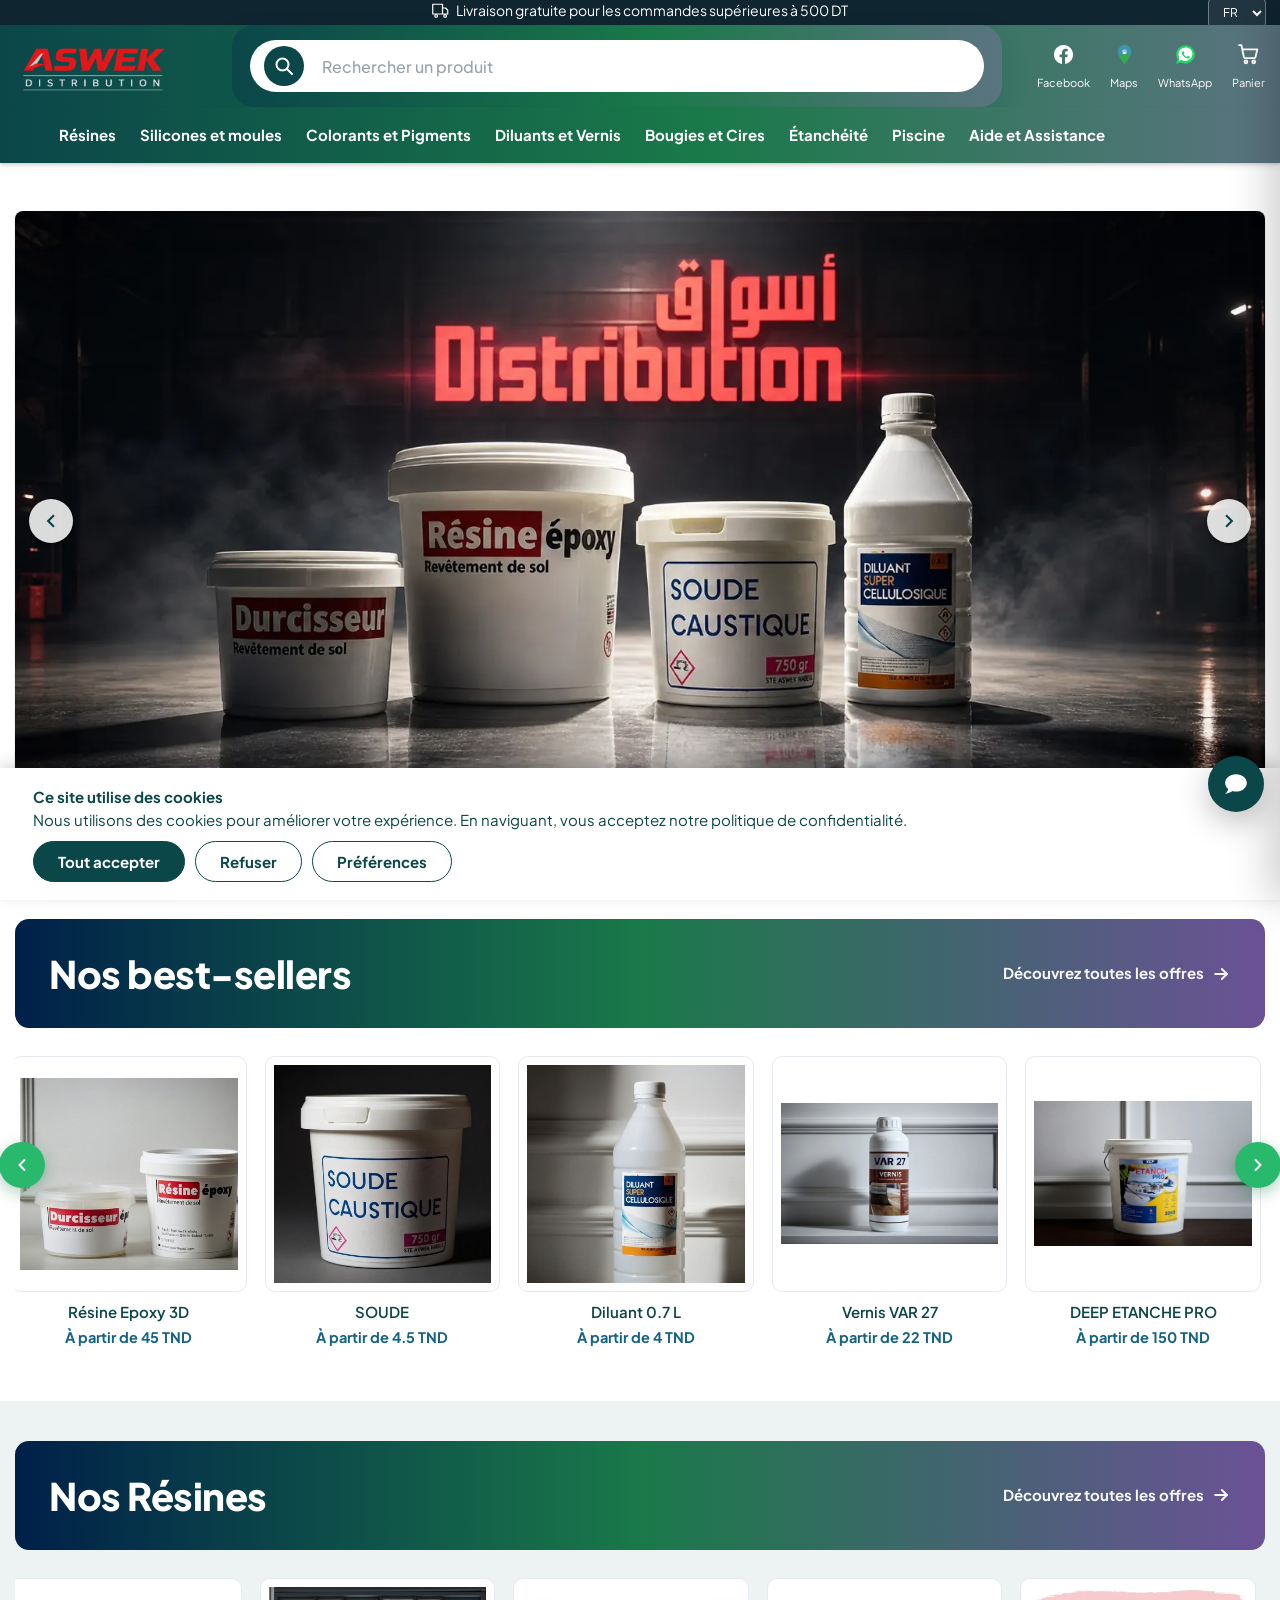
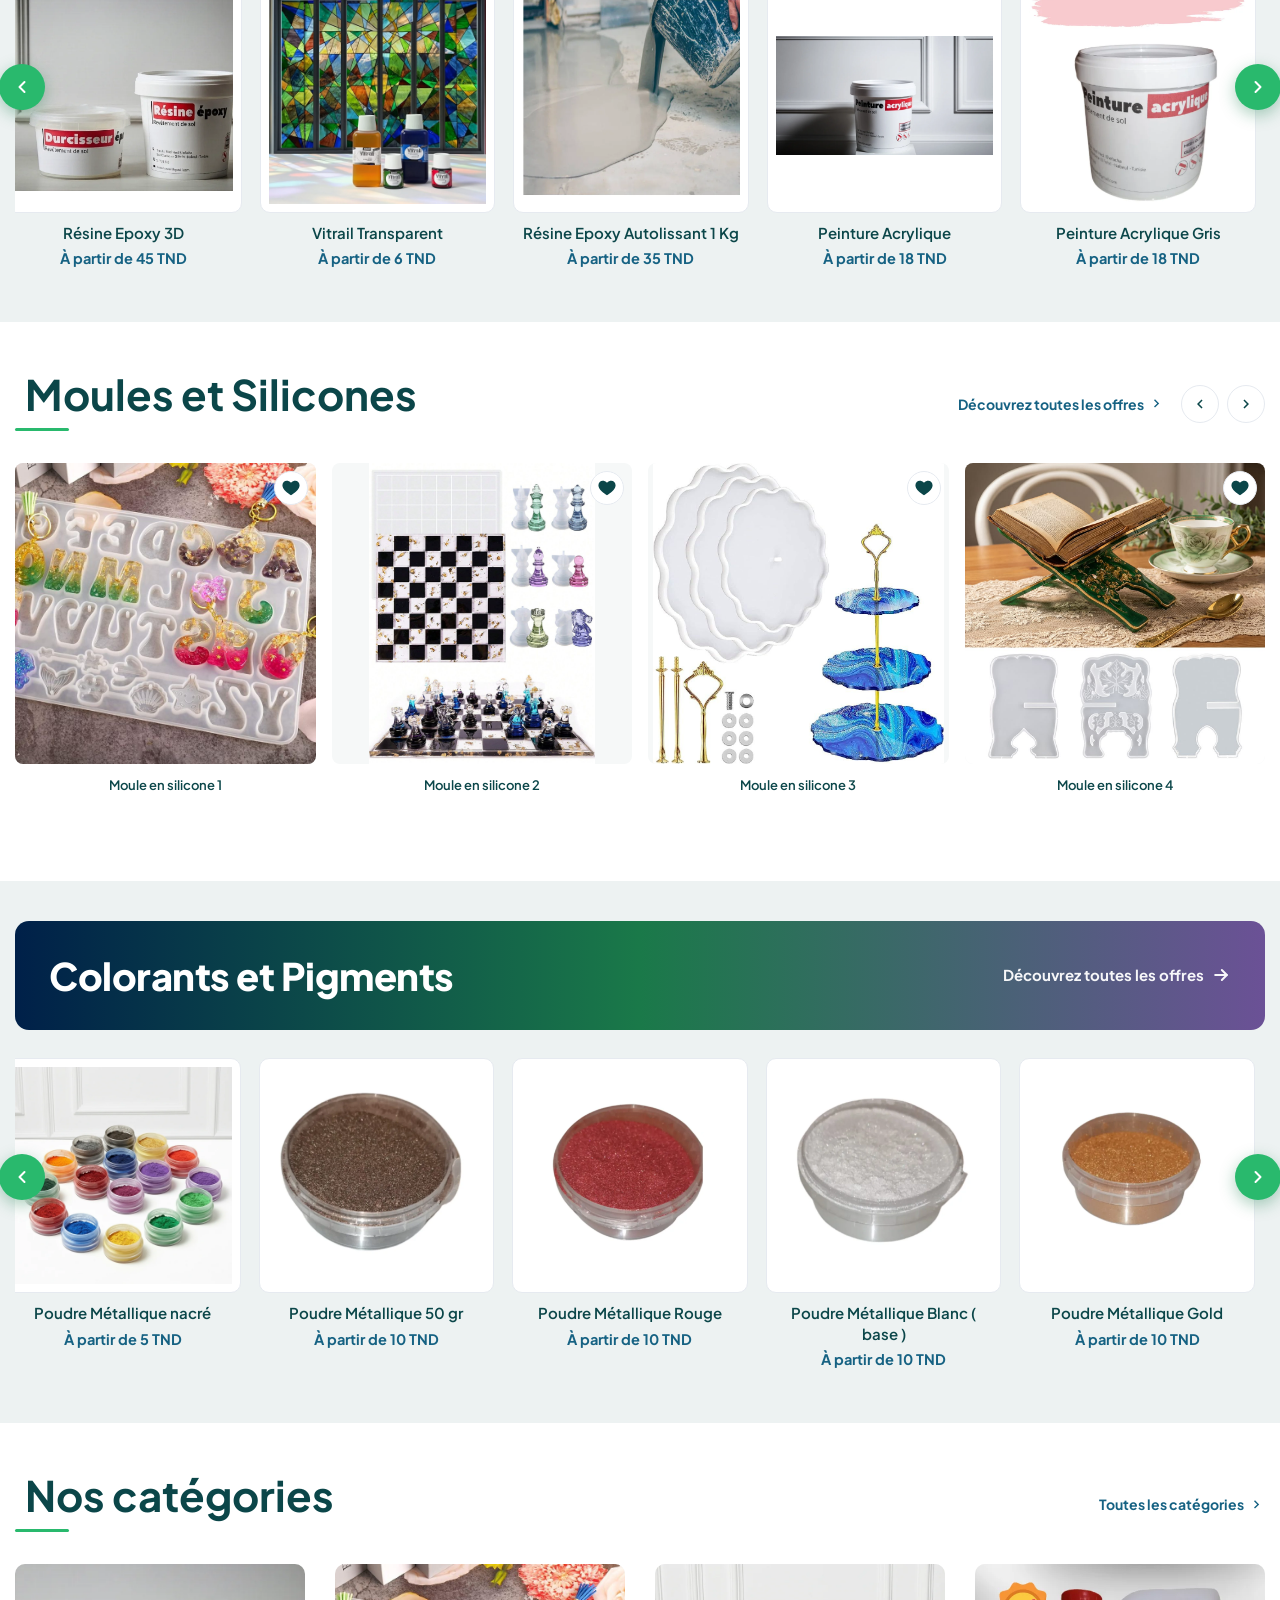
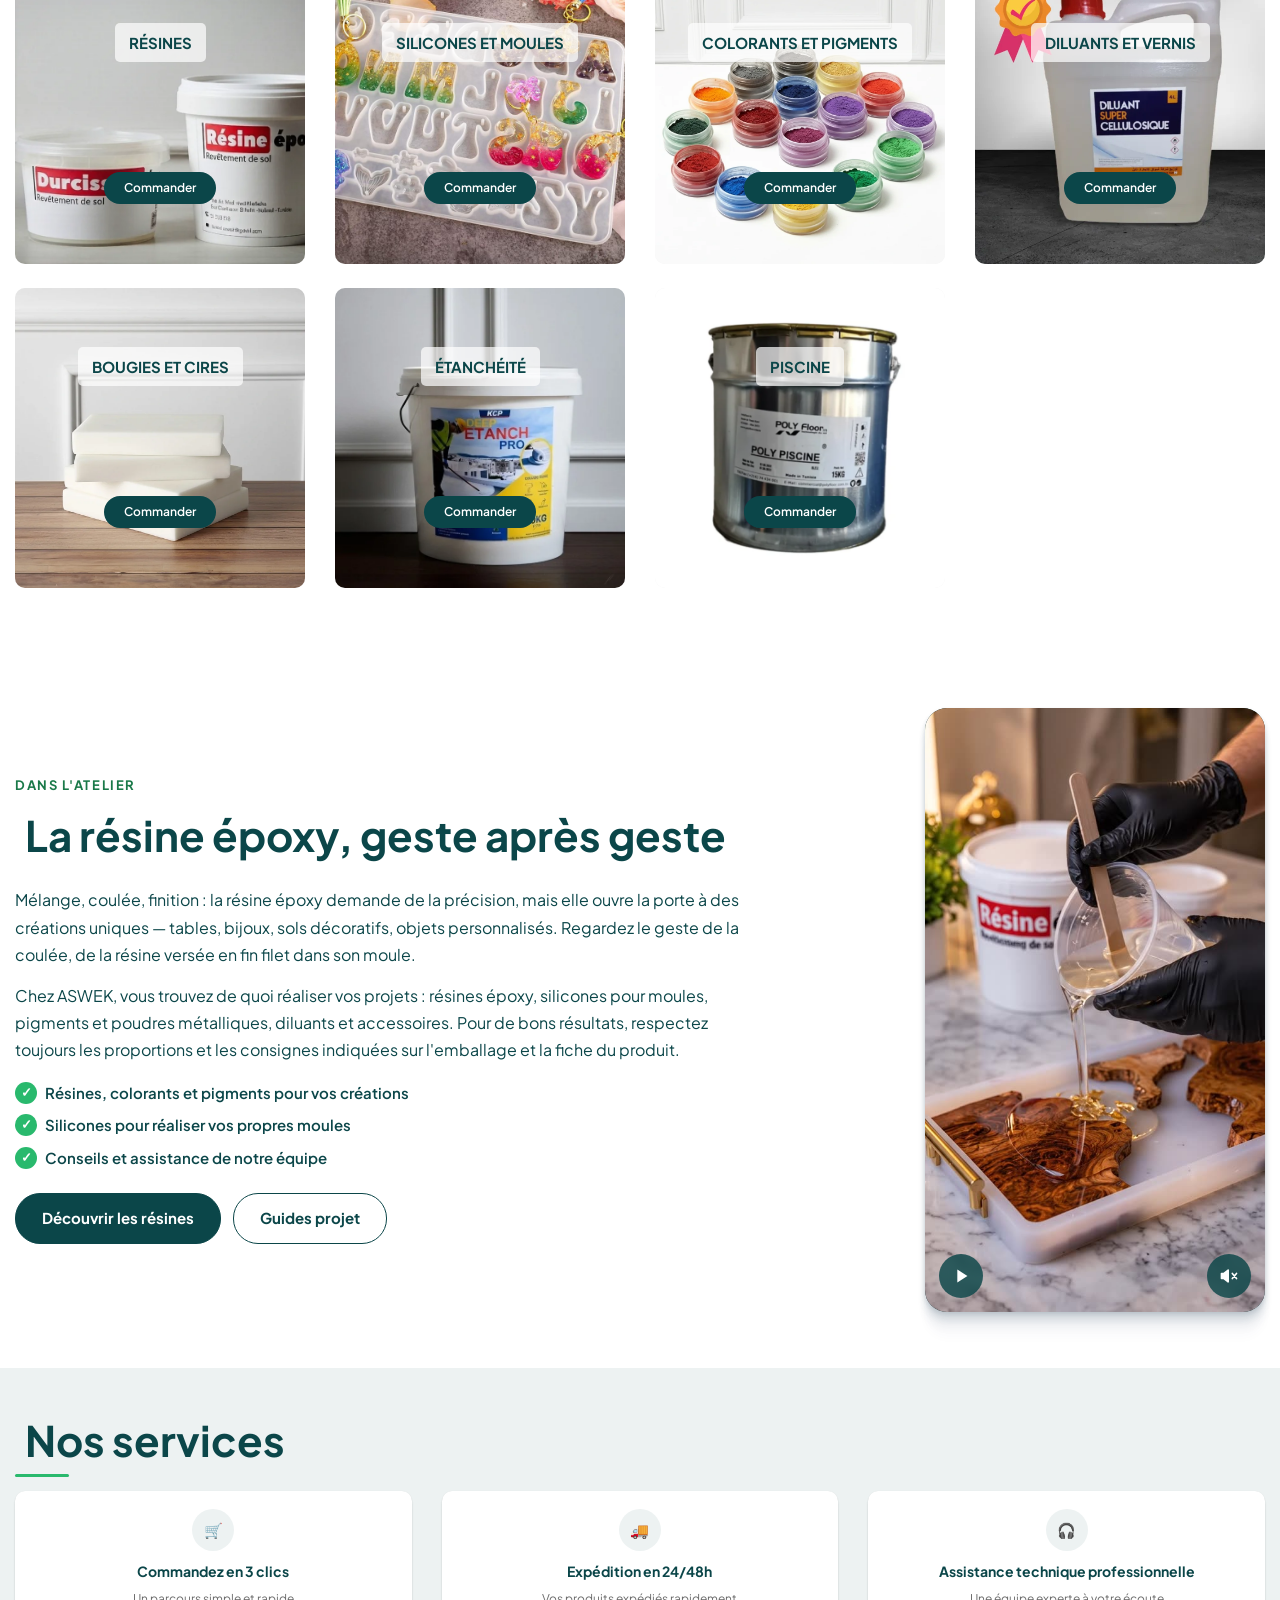
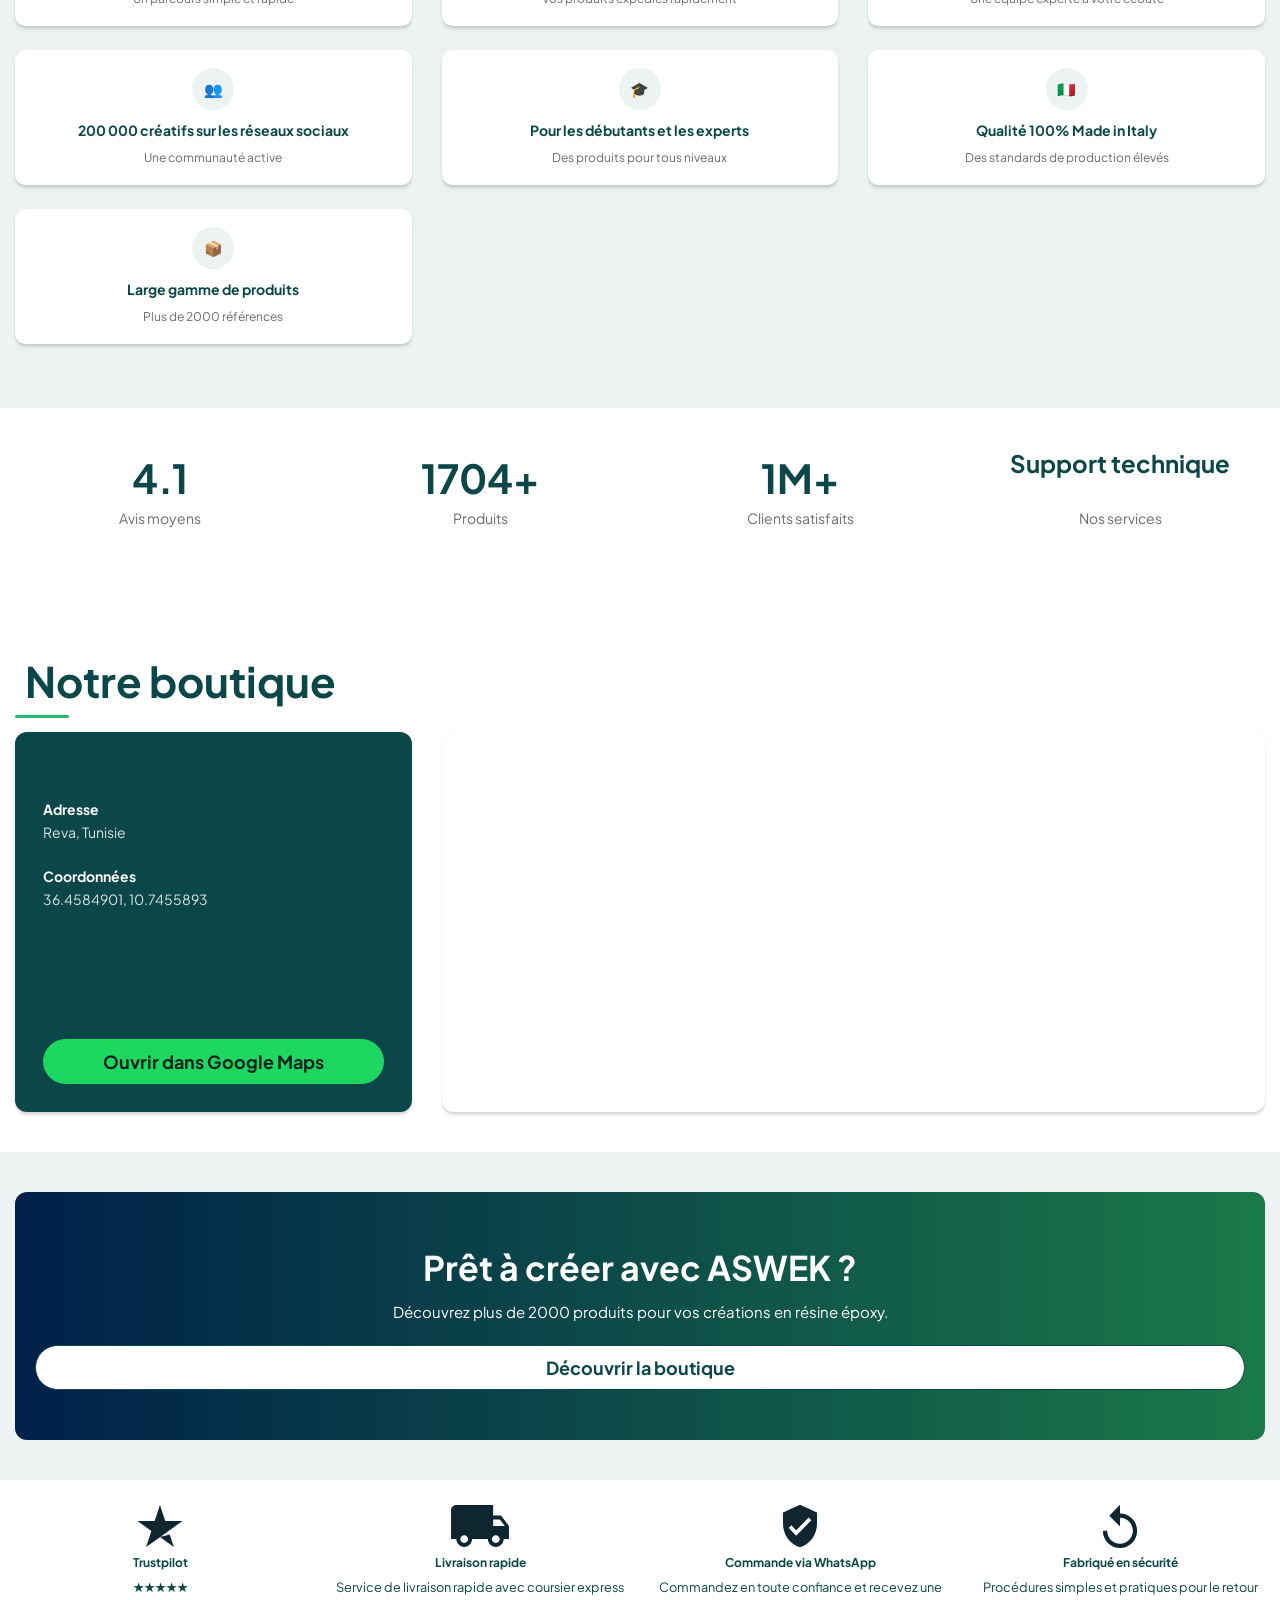
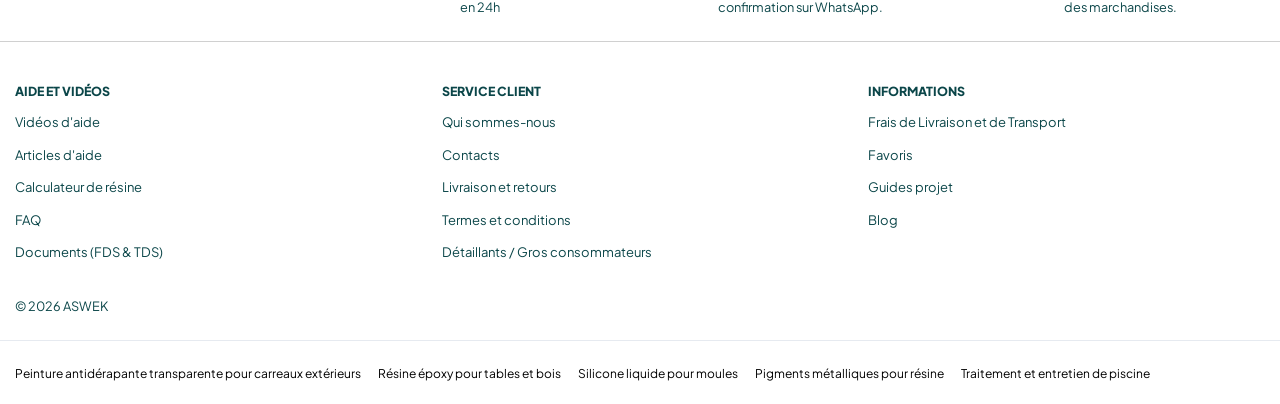
<file: index.html>
<!DOCTYPE html>
<html lang="fr">
<head>
  <meta charset="UTF-8">
  <meta name="viewport" content="width=device-width, initial-scale=1.0">
  <title>Résine époxy de qualité et accessoires | ASWEK</title>
  <link rel="canonical" href="./">
  <meta name="description" content="Trouvez chez ASWEK tout article tournant autour des créations en résine époxy. Résines, silicones, colorants, pigments, diluants, piscine et plus encore.">
  <link rel="icon" type="image/svg+xml" href="favicon.svg">
  <link rel="stylesheet" href="css/style.css">
  <link rel="stylesheet" href="css/pages.css">
  <link rel="stylesheet" href="css/cart.css">
  <link rel="stylesheet" href="css/ai/search.css">
</head>
<body class="home">
  <div id="rp-header"></div>
  <h1 style="position:absolute;width:1px;height:1px;overflow:hidden;clip:rect(0 0 0 0);white-space:nowrap">ASWEK Distribution : résine époxy, silicones, pigments, diluants et accessoires en Tunisie</h1>

  <div class="container py-lg-5 pt-lg-2 homepage">
    <div class="row"><div class="col-12">
      <div class="swiper-home" id="homeSlider">
        <div class="swiper-track" id="homeSliderTrack"></div>
        <button class="swiper-nav swiper-prev" aria-label="Précédent">
          <svg viewBox="0 0 24 24" width="26" height="26"><path d="M15.41 7.41 14 6l-6 6 6 6 1.41-1.41L10.83 12z" fill="currentColor"/></svg>
        </button>
        <button class="swiper-nav swiper-next" aria-label="Suivant">
          <svg viewBox="0 0 24 24" width="26" height="26"><path d="M10 6 8.59 7.41 13.17 12l-4.58 4.59L10 18l6-6z" fill="currentColor"/></svg>
        </button>
        <div class="swiper-dots" id="homeSliderDots"></div>
      </div>
    </div></div>
  </div>

  <div id="homeSections"></div>

  <section class="section home-video" id="homeVideo">
    <div class="container">
      <div class="video-grid">
        <div class="video-media">
          <div class="video-frame fade-up">
            <video id="atelierVideo" muted loop playsinline preload="metadata" poster="media/resine-epoxy-atelier-poster.jpg" aria-label="Artisan coulant de la résine époxy dans un moule">
              <source src="media/resine-epoxy-atelier.mp4" type="video/mp4">
            </video>
            <button class="video-btn video-play" id="videoPlay" type="button" aria-label="Lecture / pause">
              <svg viewBox="0 0 24 24" width="22" height="22" fill="currentColor" class="ico-play"><path d="M8 5v14l11-7z"/></svg>
              <svg viewBox="0 0 24 24" width="22" height="22" fill="currentColor" class="ico-pause"><path d="M6 5h4v14H6zM14 5h4v14h-4z"/></svg>
            </button>
            <button class="video-btn video-sound" id="videoSound" type="button" aria-label="Activer le son" aria-pressed="false">
              <svg viewBox="0 0 24 24" width="20" height="20" fill="none" stroke="currentColor" stroke-width="2" stroke-linecap="round" stroke-linejoin="round" class="ico-muted"><path d="M11 5 6 9H3v6h3l5 4z" fill="currentColor"/><path d="m16 9 5 6M21 9l-5 6"/></svg>
              <svg viewBox="0 0 24 24" width="20" height="20" fill="none" stroke="currentColor" stroke-width="2" stroke-linecap="round" stroke-linejoin="round" class="ico-sound"><path d="M11 5 6 9H3v6h3l5 4z" fill="currentColor"/><path d="M15.5 8.5a5 5 0 0 1 0 7M18.5 5.5a9 9 0 0 1 0 13"/></svg>
            </button>
          </div>
        </div>
        <div class="video-copy">
          <div class="video-text fade-up">
            <span class="video-kicker">Dans l'atelier</span>
            <h2 class="section-title">La résine époxy, geste après geste</h2>
            <p>Mélange, coulée, finition : la résine époxy demande de la précision, mais elle ouvre la porte à des créations uniques &mdash; tables, bijoux, sols décoratifs, objets personnalisés. Regardez le geste de la coulée, de la résine versée en fin filet dans son moule.</p>
            <p>Chez ASWEK, vous trouvez de quoi réaliser vos projets : résines époxy, silicones pour moules, pigments et poudres métalliques, diluants et accessoires. Pour de bons résultats, respectez toujours les proportions et les consignes indiquées sur l'emballage et la fiche du produit.</p>
            <ul class="video-points">
              <li>Résines, colorants et pigments pour vos créations</li>
              <li>Silicones pour réaliser vos propres moules</li>
              <li>Conseils et assistance de notre équipe</li>
            </ul>
            <div class="video-cta">
              <a class="btn-primary" href="category.html?c=les-resines">Découvrir les résines</a>
              <a class="btn-primary-outline" href="guides.html">Guides projet</a>
            </div>
          </div>
        </div>
      </div>
    </div>
  </section>

  <section class="section section-soft">
    <div class="container">
      <div class="row"><div class="col-12">
        <h2 class="section-title fade-up">Nos services</h2>
      </div></div>
      <div class="row" id="serviceBadges"></div>
    </div>
  </section>

  <section class="section">
    <div class="container">
      <div class="row text-center" id="statsRow"></div>
    </div>
  </section>

  <section class="section" id="mapSection">
    <div class="container">
      <div class="row"><div class="col-12">
        <h2 class="section-title fade-up">Notre boutique</h2>
      </div></div>
      <div class="row align-items-stretch g-4">
        <div class="col-12 col-lg-4">
          <div class="map-info fade-up">
            <h4>ASWEK</h4>
            <p><strong>Adresse</strong><br>Reva, Tunisie</p>
            <p><strong>Coordonnées</strong><br>36.4584901, 10.7455893</p>
            <a class="btn-primary btn-long" target="_blank" rel="noopener" href="https://www.google.com/maps/place/Reva/@36.4585903,10.7452986,393m/data=!3m1!1e3!4m6!3m5!1s0x1302990abb6c485b:0x753c20aca4f79418!8m2!3d36.4584901!4d10.7455893!16s%2Fg%2F11fnwcgzvl?entry=ttu">Ouvrir dans Google Maps</a>
          </div>
        </div>
        <div class="col-12 col-lg-8">
          <div class="map-embed fade-up">
            <iframe
              title="ASWEK - Localisation boutique"
              src="https://www.google.com/maps?q=36.4584901,10.7455893&z=15&output=embed"
              width="100%" height="380" style="border:0;" loading="lazy"
              referrerpolicy="no-referrer-when-downgrade" allowfullscreen></iframe>
          </div>
        </div>
      </div>
    </div>
  </section>

  <section class="section section-soft">
    <div class="container">
      <div class="cta-block fade-up">
        <h2>Prêt à créer avec ASWEK ?</h2>
        <p>Découvrez plus de 2000 produits pour vos créations en résine époxy.</p>
        <a href="shop.html" class="btn-primary btn-long">Découvrir la boutique</a>
      </div>
    </div>
  </section>

  <div id="rp-modals"></div>
  <div id="rp-footer"></div>

  <script src="js/data.js"></script>
<script src="js/ai/overrides.js"></script>
  <script src="js/app.js"></script>
  <script src="js/cart.js"></script>
  <script src="js/home.js"></script>
  <link rel="stylesheet" href="css/ai/chatbot.css">
  <script src="js/ai/chatbot.js"></script>
  <script src="js/ai/enhance.js"></script>
  <script src="js/ai/i18n.js"></script>
  <script src="js/ai/search-engine.js"></script>
  <script src="js/ai/search-ui.js"></script>
  <script src="js/ai/seo.js"></script>
</body>
</html>
</file>
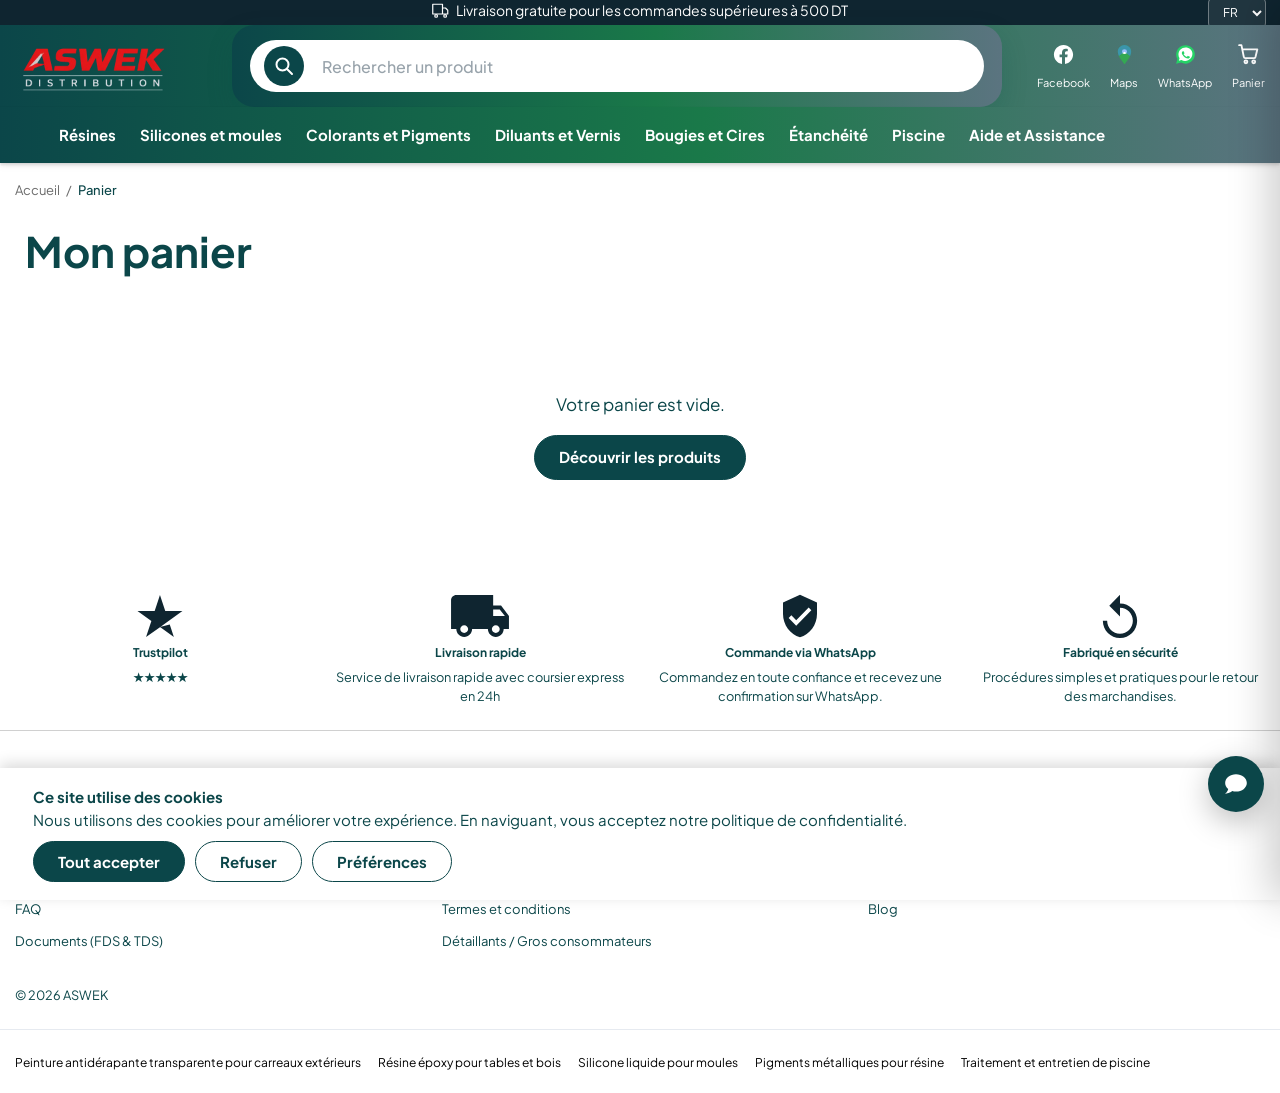
<file: cart.html>
<!DOCTYPE html>
<html lang="fr">
<head>
  <meta charset="UTF-8">
  <meta name="viewport" content="width=device-width, initial-scale=1.0">
  <meta name="robots" content="noindex,follow">
  <title>Panier | ASWEK</title>
  <link rel="icon" type="image/svg+xml" href="favicon.svg">
  <link rel="stylesheet" href="css/style.css">
  <link rel="stylesheet" href="css/pages.css">
  <link rel="stylesheet" href="css/cart.css">
  <link rel="stylesheet" href="css/ai/search.css">
</head>
<body>
  <div id="rp-header"></div>
  <div class="breadcrumb-bar"><div class="container"><a href="index.html">Accueil</a><span class="sep">/</span><span class="current">Panier</span></div></div>

  <div class="container my-5">
    <h1 class="section-title mb-4">Mon panier</h1>
    <div id="cartPage"></div>
  </div>

  <div id="rp-modals"></div>
  <div id="rp-footer"></div>

  <script src="js/data.js"></script>
<script src="js/ai/overrides.js"></script>
  <script src="js/app.js"></script>
  <script src="js/cart.js"></script>
  
  <link rel="stylesheet" href="css/ai/chatbot.css">
  <script src="js/ai/chatbot.js"></script>
  <script src="js/ai/enhance.js"></script>
  <script src="js/ai/i18n.js"></script>
  <script src="js/ai/search-engine.js"></script>
  <script src="js/ai/search-ui.js"></script>
  <script src="js/ai/seo.js"></script>
</body>
</html>
</file>
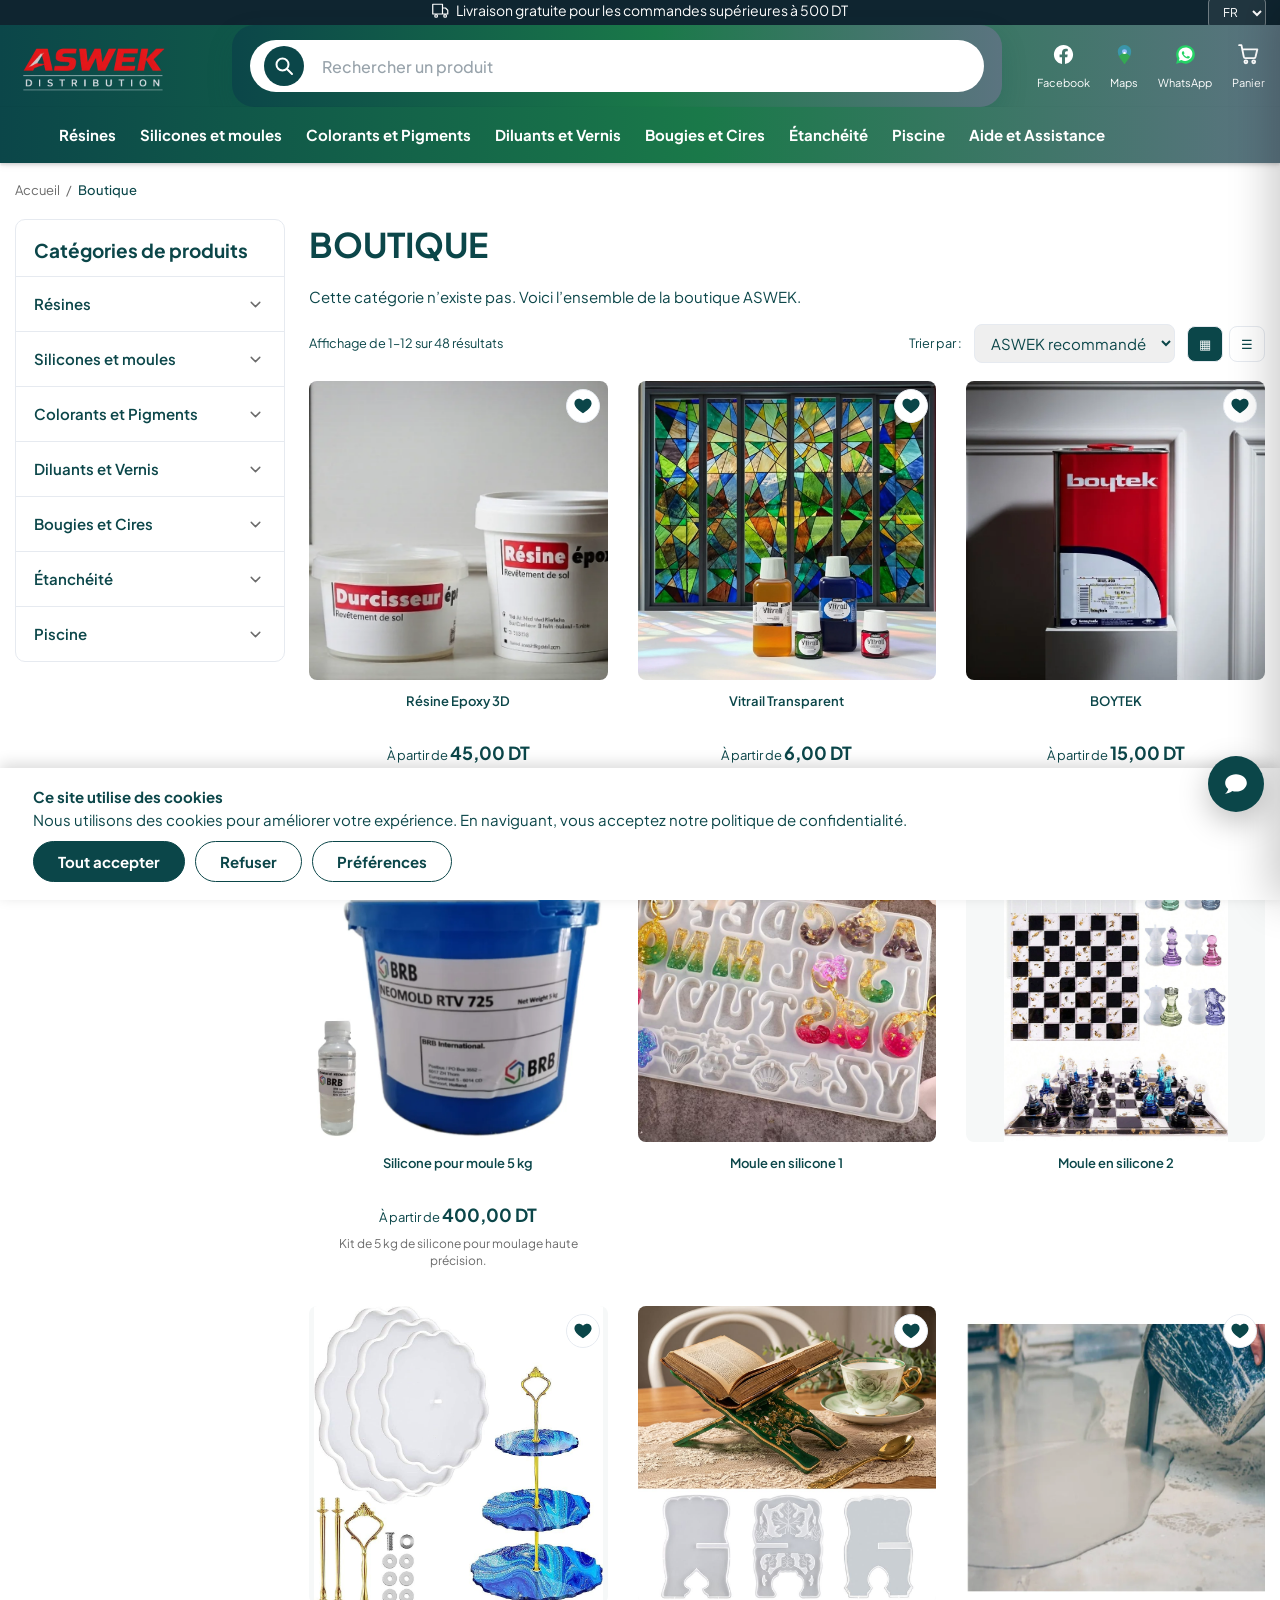
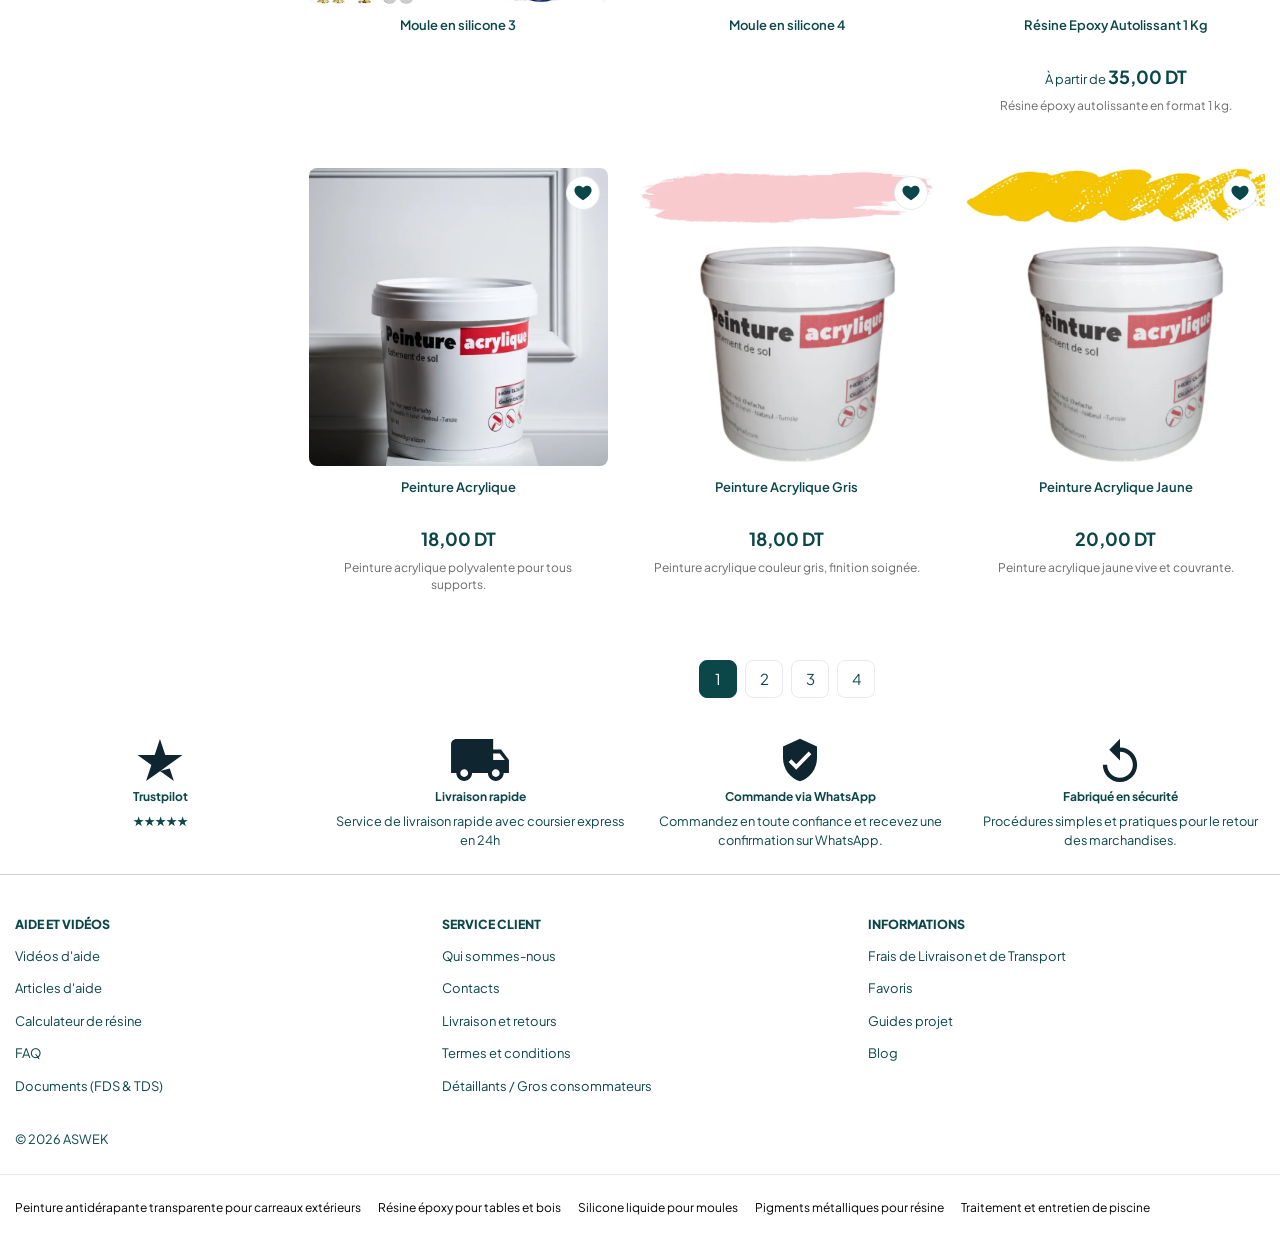
<file: category.html>
<!DOCTYPE html>
<html lang="fr">
<head>
  <meta charset="UTF-8">
  <meta name="viewport" content="width=device-width, initial-scale=1.0">
  <title>Boutique | ASWEK</title>
  <link rel="icon" type="image/svg+xml" href="favicon.svg">
  <link rel="stylesheet" href="css/style.css">
  <link rel="stylesheet" href="css/pages.css">
  <link rel="stylesheet" href="css/cart.css">
  <link rel="stylesheet" href="css/ai/search.css">
</head>
<body>
  <div id="rp-header"></div>
  <div class="breadcrumb-bar"><div class="container" id="breadcrumb"></div></div>

  <div class="container mb-5">
    <div class="shop-layout">
      <aside class="shop-sidebar">
        <button class="btn-primary-outline btn-block mb-3" id="mobileFilterToggle" style="display:none;">Afficher les filtres</button>
        <div id="sidebarFilters"></div>
      </aside>
      <div class="shop-main">
        <h1 class="page-title-cat" id="catTitle">Résines</h1>
        <div id="catDescription" class="mb-3"></div>
        <div class="shop-toolbar">
          <div class="small text-muted" id="resultCount"></div>
          <div class="d-flex align-items-center" style="gap:12px;">
            <label class="small">Trier par :</label>
            <select id="orderby">
              <option value="menu_order">ASWEK recommandé</option>
              <option value="popularity">Le plus populaire</option>
              <option value="rating">Note moyenne</option>
              <option value="date">Le plus récent</option>
            </select>
            <div class="view-toggle">
              <button data-view="grid" class="active" title="Grille">▦</button>
              <button data-view="list" title="Liste">☰</button>
            </div>
          </div>
        </div>
        <div class="row grid-list" id="productsGrid"></div>
        <div class="pagination" id="pagination"></div>
      </div>
    </div>
  </div>

  <div id="rp-modals"></div>
  <div id="rp-footer"></div>

  <script src="js/data.js"></script>
<script src="js/ai/overrides.js"></script>
  <script src="js/app.js"></script>
  <script src="js/cart.js"></script>
  <script src="js/shop.js"></script>
  <link rel="stylesheet" href="css/ai/chatbot.css">
  <script src="js/ai/chatbot.js"></script>
  <script src="js/ai/enhance.js"></script>
  <script src="js/ai/i18n.js"></script>
  <script src="js/ai/search-engine.js"></script>
  <script src="js/ai/search-ui.js"></script>
  <script src="js/ai/seo.js"></script>
</body>
</html>
</file>
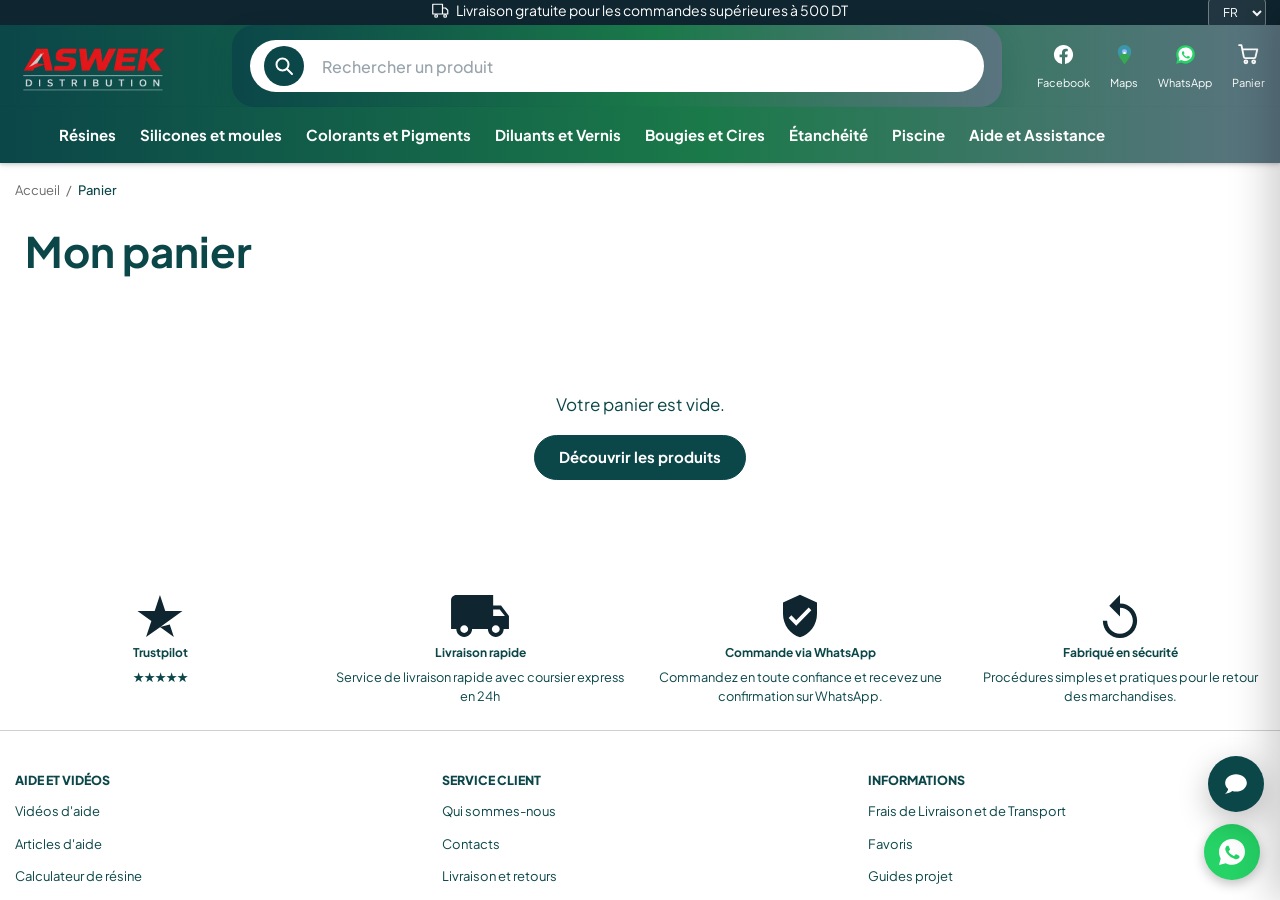
<file: checkout.html>
<!DOCTYPE html>
<html lang="fr">
<head>
  <meta charset="UTF-8">
  <meta name="viewport" content="width=device-width, initial-scale=1.0">
  <meta name="robots" content="noindex,follow">
  <meta http-equiv="refresh" content="0;url=cart.html#commande">
  <title>Commande via WhatsApp | ASWEK</title>
  <link rel="icon" type="image/svg+xml" href="favicon.svg">
  <link rel="stylesheet" href="css/style.css">
  <link rel="stylesheet" href="css/pages.css">
  <link rel="stylesheet" href="css/cart.css">
</head>
<body>
  <div id="rp-header"></div>
  <div class="container my-5">
    <div class="cart-empty big">
      <p>Votre commande se finalise directement depuis votre panier, via WhatsApp.</p>
      <p>Ajoutez vos produits, vérifiez le total, puis envoyez votre commande à notre équipe.</p>
      <a class="btn-whatsapp" href="cart.html#commande">Commander via WhatsApp</a>
      <p class="mt-3"><a href="cart.html">Retour au panier</a></p>
    </div>
  </div>
  <div id="rp-modals"></div>
  <div id="rp-footer"></div>

  <script src="js/data.js"></script>
  <script src="js/ai/overrides.js"></script>
  <script src="js/app.js"></script>
  <script src="js/cart.js"></script>
</body>
</html>
</file>
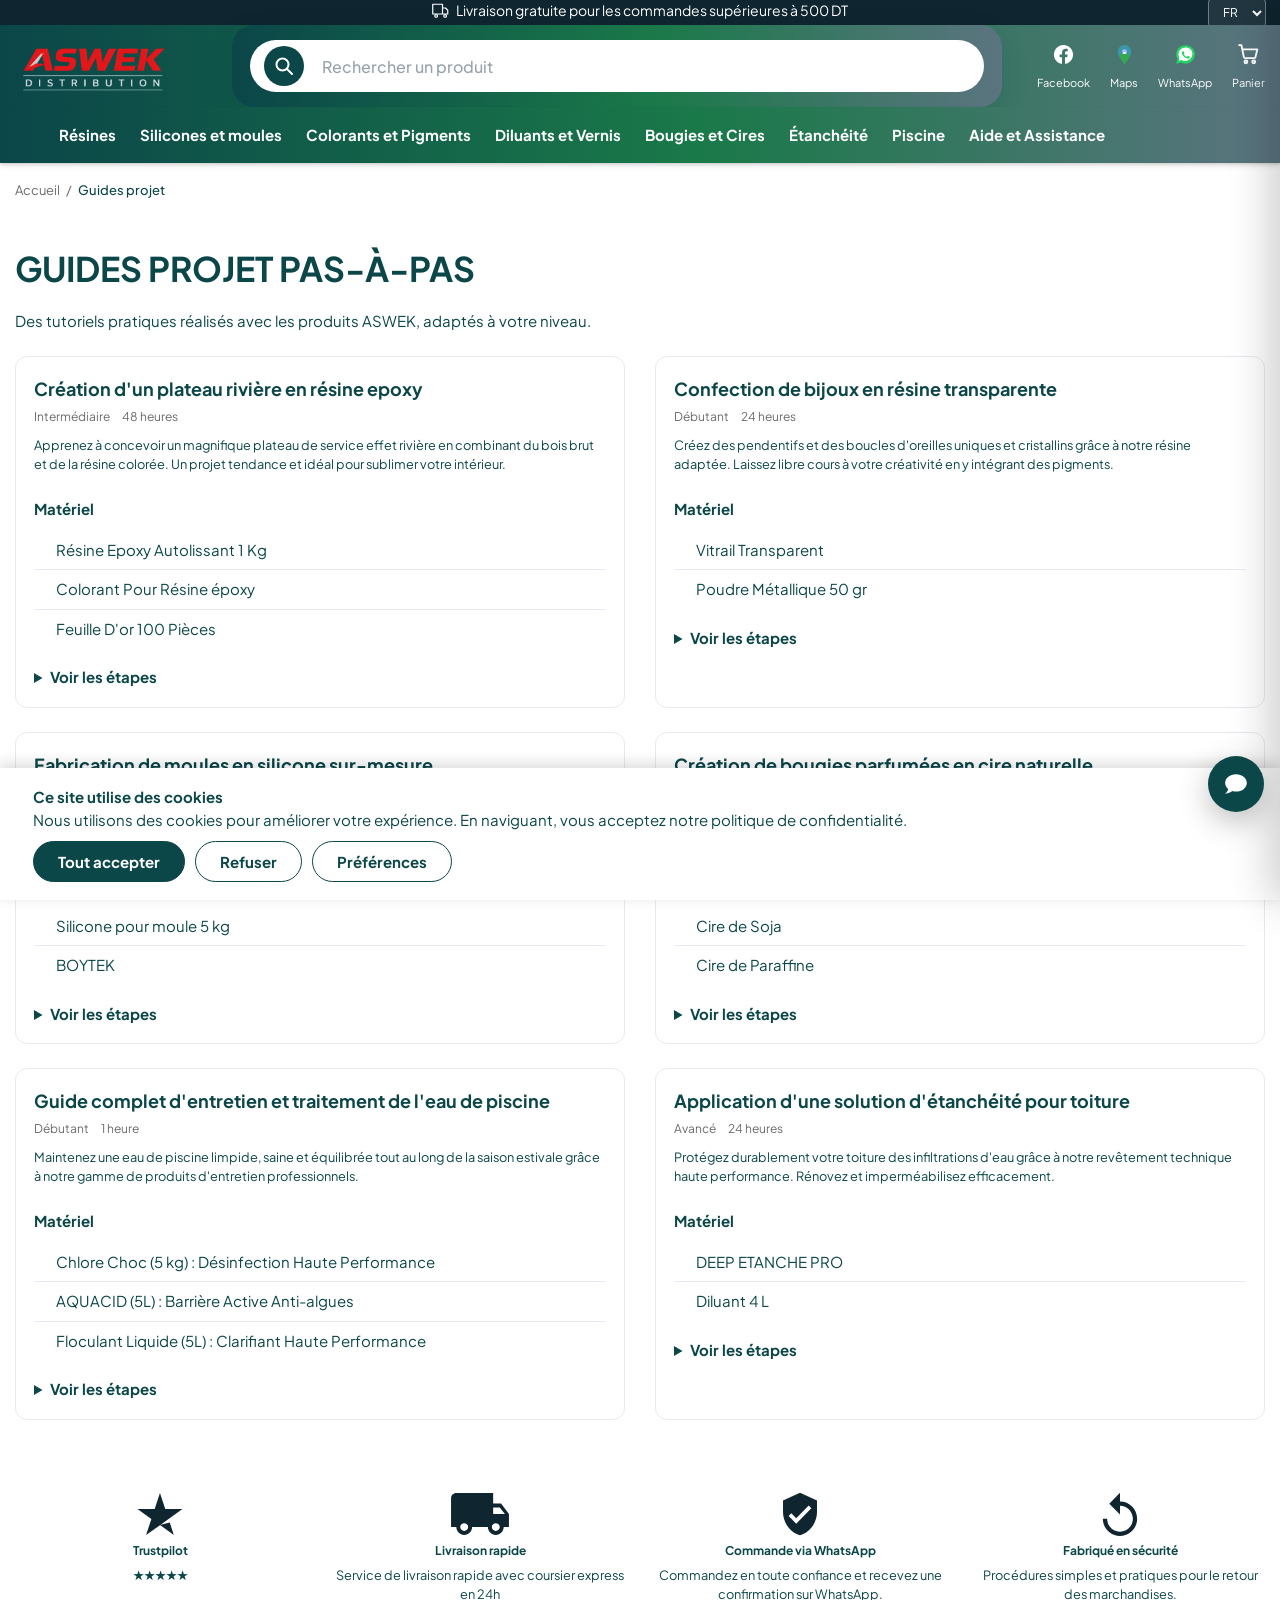
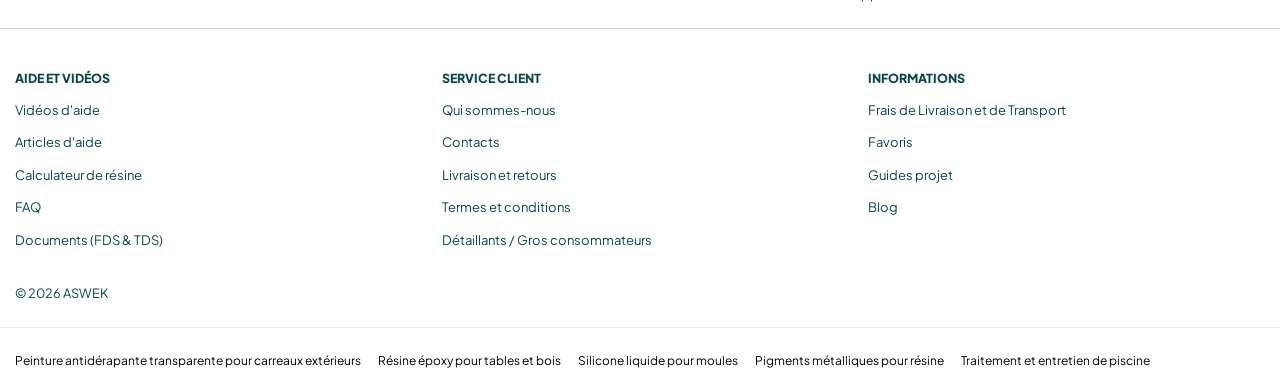
<file: guides.html>
<!DOCTYPE html>
<html lang="fr">
<head>
  <meta charset="UTF-8">
  <meta name="viewport" content="width=device-width, initial-scale=1.0">
  <meta name="description" content="Guides projet ASWEK : résine époxy, bijoux, moules silicone, bougies, piscine et étanchéité. Tutoriels pas-à-pas et produits recommandés.">
  <title>Guides projet | ASWEK</title>
  <link rel="canonical" href="guides.html">
  <link rel="icon" type="image/svg+xml" href="favicon.svg">
  <link rel="stylesheet" href="css/style.css">
  <link rel="stylesheet" href="css/pages.css">
  <link rel="stylesheet" href="css/cart.css">
  <link rel="stylesheet" href="css/ai/search.css">
  <link rel="stylesheet" href="css/ai/chatbot.css">
</head>
<body>
  <div id="rp-header"></div>
  <div class="breadcrumb-bar"><div class="container"><a href="index.html">Accueil</a><span class="sep">/</span><span class="current">Guides projet</span></div></div>
  <div class="container my-4">
    <h1 class="page-title-cat">Guides projet pas-à-pas</h1>
    <p class="text-muted mb-4">Des tutoriels pratiques réalisés avec les produits ASWEK, adaptés à votre niveau.</p>
    <div class="row" id="guidesGrid"></div>
  </div>
  <div id="rp-modals"></div>
  <div id="rp-footer"></div>
  <script src="js/data.js"></script>
<script src="js/ai/overrides.js"></script>
  <script src="js/app.js"></script>
  <script src="js/cart.js"></script>
  <script src="js/ai/chatbot.js"></script>
  <script src="js/ai/i18n.js"></script>
  <script>
    fetch('data/ai/project-guides.json').then(r => r.ok ? r.json() : null).then(j => {
      const guides = (j && j.guides) || [];
      const grid = document.getElementById('guidesGrid');
      if (!guides.length) { grid.innerHTML = '<div class="col-12"><p>Guides bientôt disponibles.</p></div>'; return; }
      grid.innerHTML = guides.map(g => `
        <div class="col-12 col-md-6 col-lg-4 mb-4">
          <div class="guide-card fade-up">
            <h3>${g.title}</h3>
            <div class="guide-meta"><span>${g.difficulty || ''}</span><span>${g.time || ''}</span></div>
            <p class="small">${g.intro || ''}</p>
            <div class="row">
              <div class="col-12">
                <h4 class="h6 mt-2">Matériel</h4>
                <ul class="ai-feature-list">${(g.materials || []).map(m => `<li>${m.slug ? `<a href="product.html?p=${m.slug}">${m.name}</a>` : m.name}</li>`).join('')}</ul>
              </div>
            </div>
            <details>
              <summary class="fw-bold" style="cursor:pointer;color:var(--teal)">Voir les étapes</summary>
              <ol class="guide-steps mt-2">${(g.steps || []).map(s => `<li><strong>${s.title}</strong><br>${s.desc}${s.tip ? `<span class="tip">${s.tip}</span>` : ''}</li>`).join('')}</ol>
              ${(g.safety || []).length ? `<h4 class="h6">Sécurité</h4><ul class="ai-feature-list">${g.safety.map(x => `<li>${x}</li>`).join('')}</ul>` : ''}
              ${(g.tips || []).length ? `<h4 class="h6">Astuces</h4><ul class="ai-feature-list">${g.tips.map(x => `<li>${x}</li>`).join('')}</ul>` : ''}
            </details>
          </div>
        </div>`).join('');
      if (typeof observeFadeUps === 'function') observeFadeUps();
    }).catch(() => {});
  </script>
  <script src="js/ai/enhance.js"></script>
  <script src="js/ai/search-engine.js"></script>
  <script src="js/ai/search-ui.js"></script>
  <script src="js/ai/seo.js"></script>
</body>
</html>
</file>
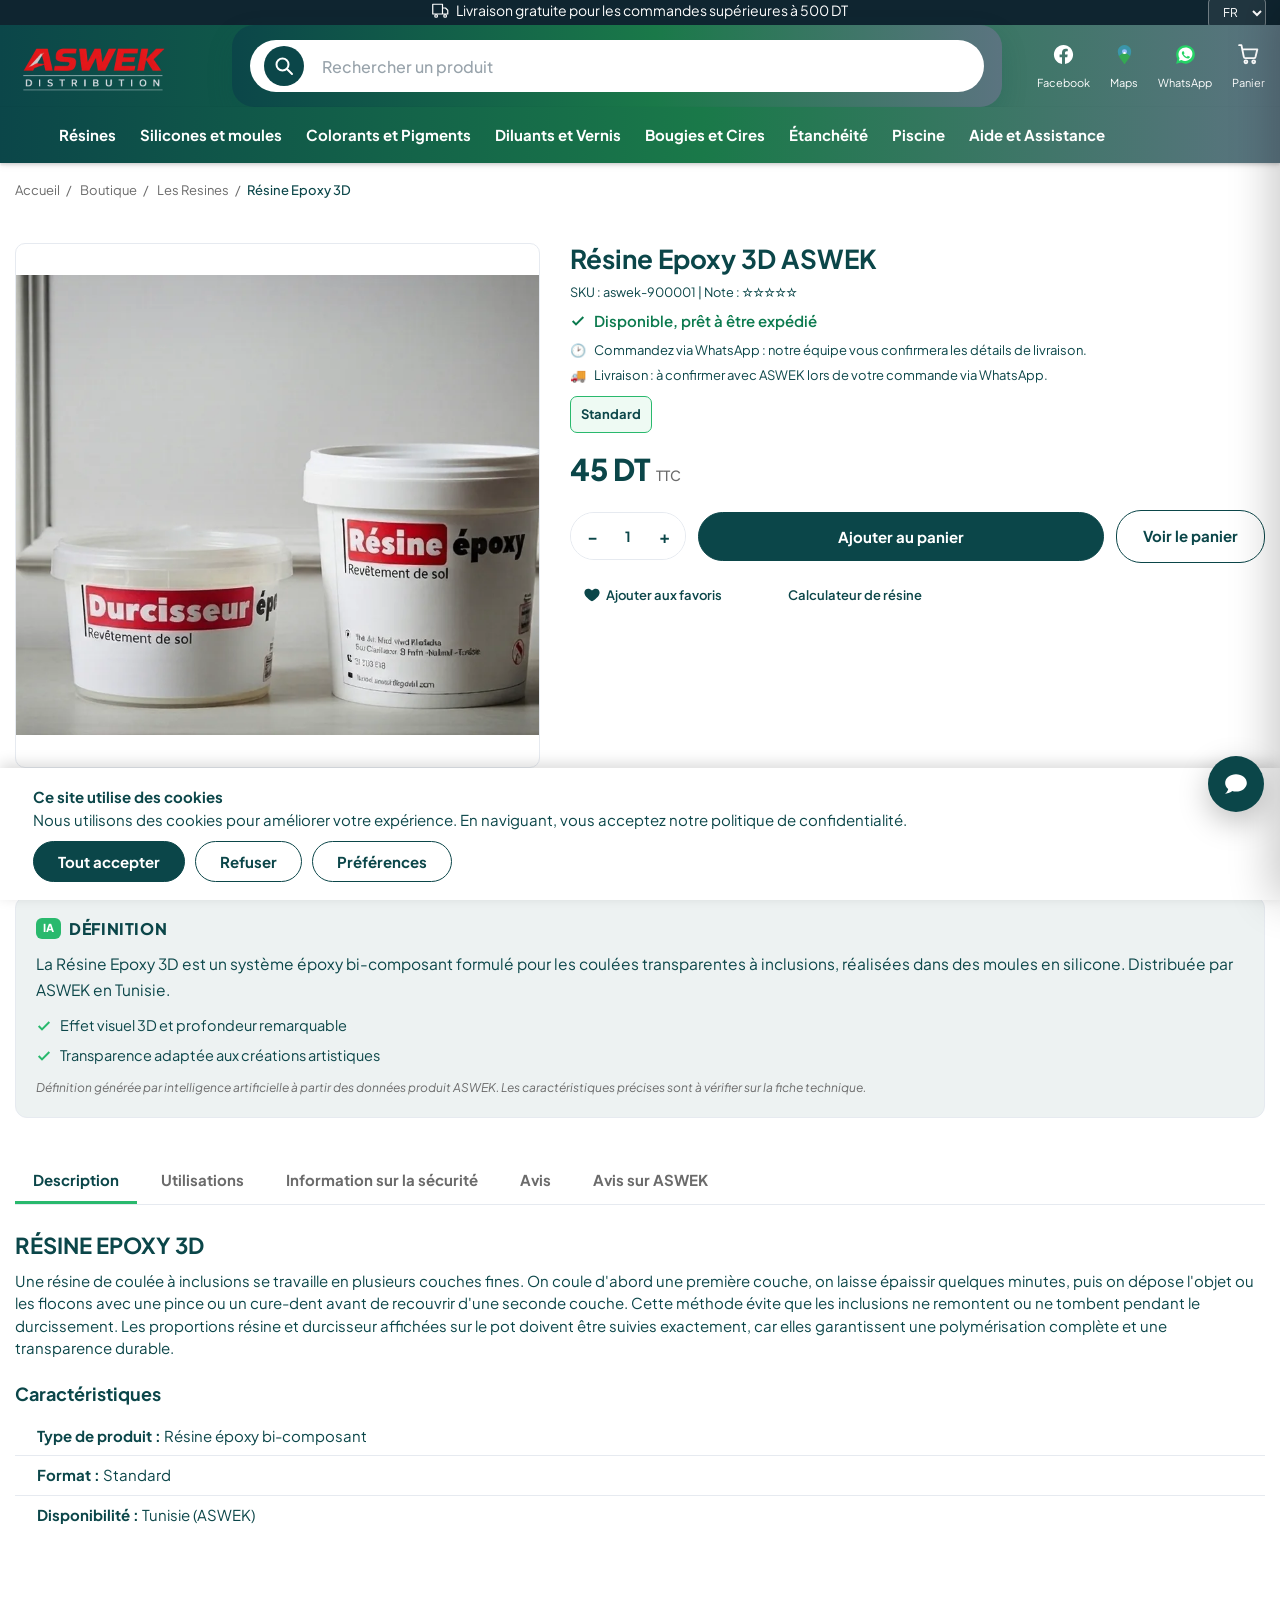
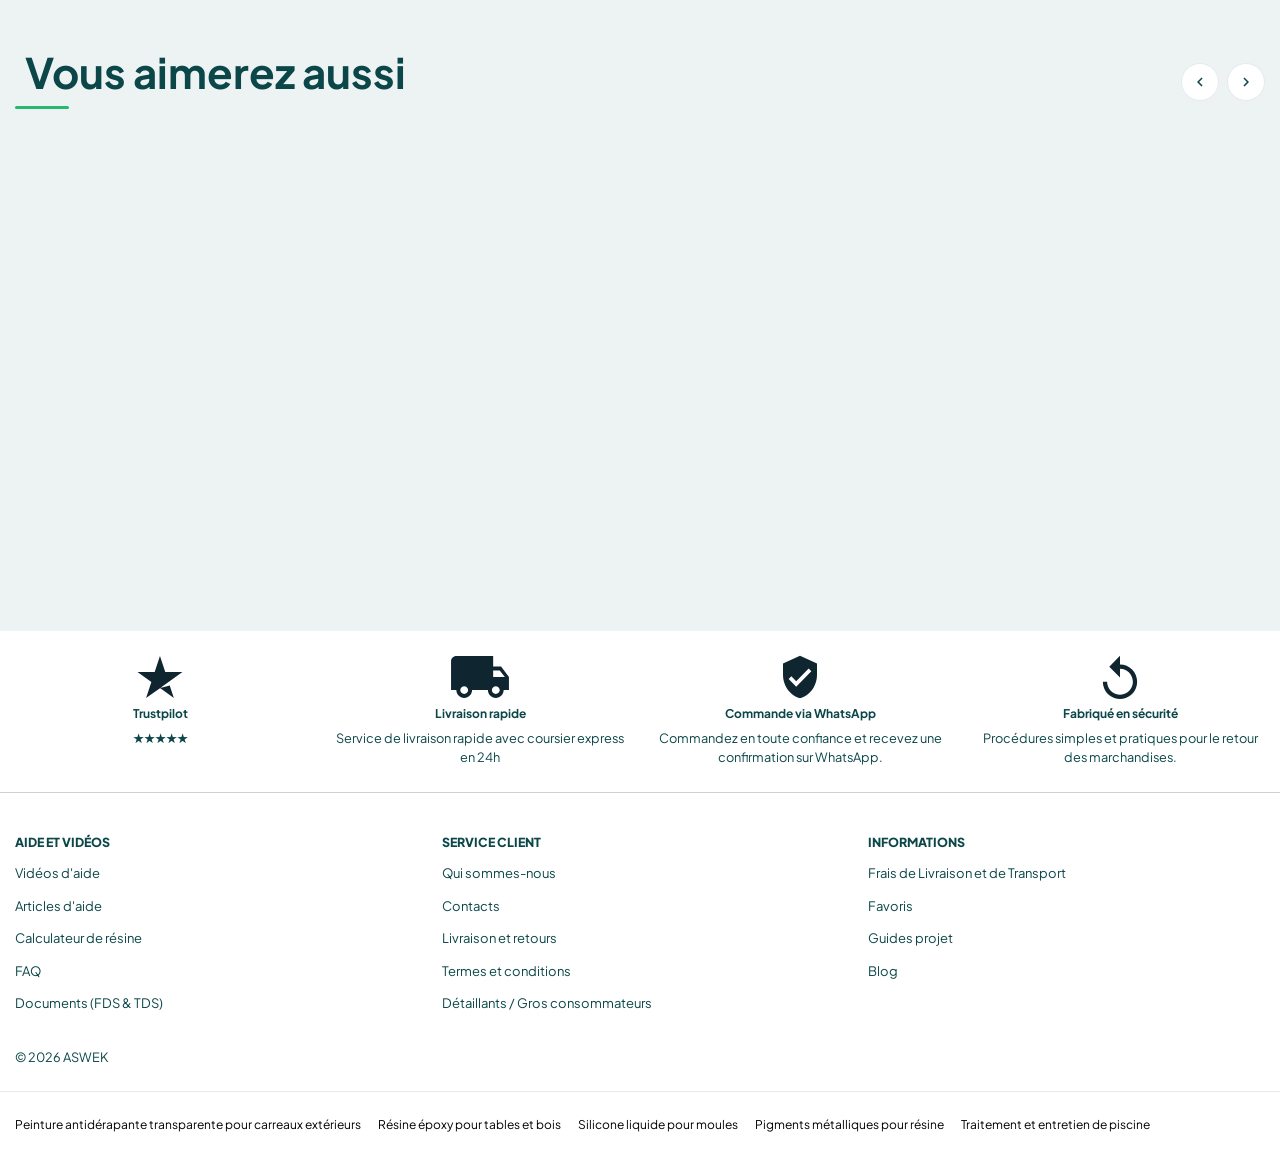
<file: product.html>
<!DOCTYPE html>
<html lang="fr">
<head>
  <meta charset="UTF-8">
  <meta name="viewport" content="width=device-width, initial-scale=1.0">
  <title>Résine Époxy Transparente | ASWEK</title>
  <link rel="icon" type="image/svg+xml" href="favicon.svg">
  <link rel="stylesheet" href="css/style.css">
  <link rel="stylesheet" href="css/pages.css">
  <link rel="stylesheet" href="css/cart.css">
  <link rel="stylesheet" href="css/ai/search.css">
</head>
<body class="single-product">
  <div id="rp-header"></div>
  <div class="breadcrumb-bar"><div class="container" id="breadcrumb"></div></div>

  <div class="container my-4 product-single">
    <div class="prodotto" id="productTop"></div>
    <div class="product-short-description" id="productShort"></div>
    <section class="rp-product-tabs-section" id="productTabs"></section>
  </div>

  <section class="section section-soft">
    <div class="container">
      <div class="carousel-head">
        <h2 class="section-title fade-up mb-0">Vous aimerez aussi</h2>
        <div class="carousel-nav">
          <button data-scroll-left><svg viewBox="0 0 24 24" width="18" height="18"><path d="M15.41 7.41 14 6l-6 6 6 6 1.41-1.41L10.83 12z" fill="currentColor"/></svg></button>
          <button data-scroll-right><svg viewBox="0 0 24 24" width="18" height="18"><path d="M10 6 8.59 7.41 13.17 12l-4.58 4.59L10 18l6-6z" fill="currentColor"/></svg></button>
        </div>
      </div>
      <div class="owl-carousel" id="relatedCarousel"></div>
    </div>
  </section>

  <div id="rp-modals"></div>
  <div id="rp-footer"></div>

  <script src="js/data.js"></script>
<script src="js/ai/overrides.js"></script>
  <script src="js/app.js"></script>
  <script src="js/cart.js"></script>
  <script src="js/product.js"></script>
  <script src="js/ai/product-ai.js"></script>
  <link rel="stylesheet" href="css/ai/chatbot.css">
  <script src="js/ai/chatbot.js"></script>
  <script src="js/ai/enhance.js"></script>
  <script src="js/ai/i18n.js"></script>
  <script src="js/ai/search-engine.js"></script>
  <script src="js/ai/search-ui.js"></script>
  <script src="js/ai/seo.js"></script>
</body>
</html>
</file>
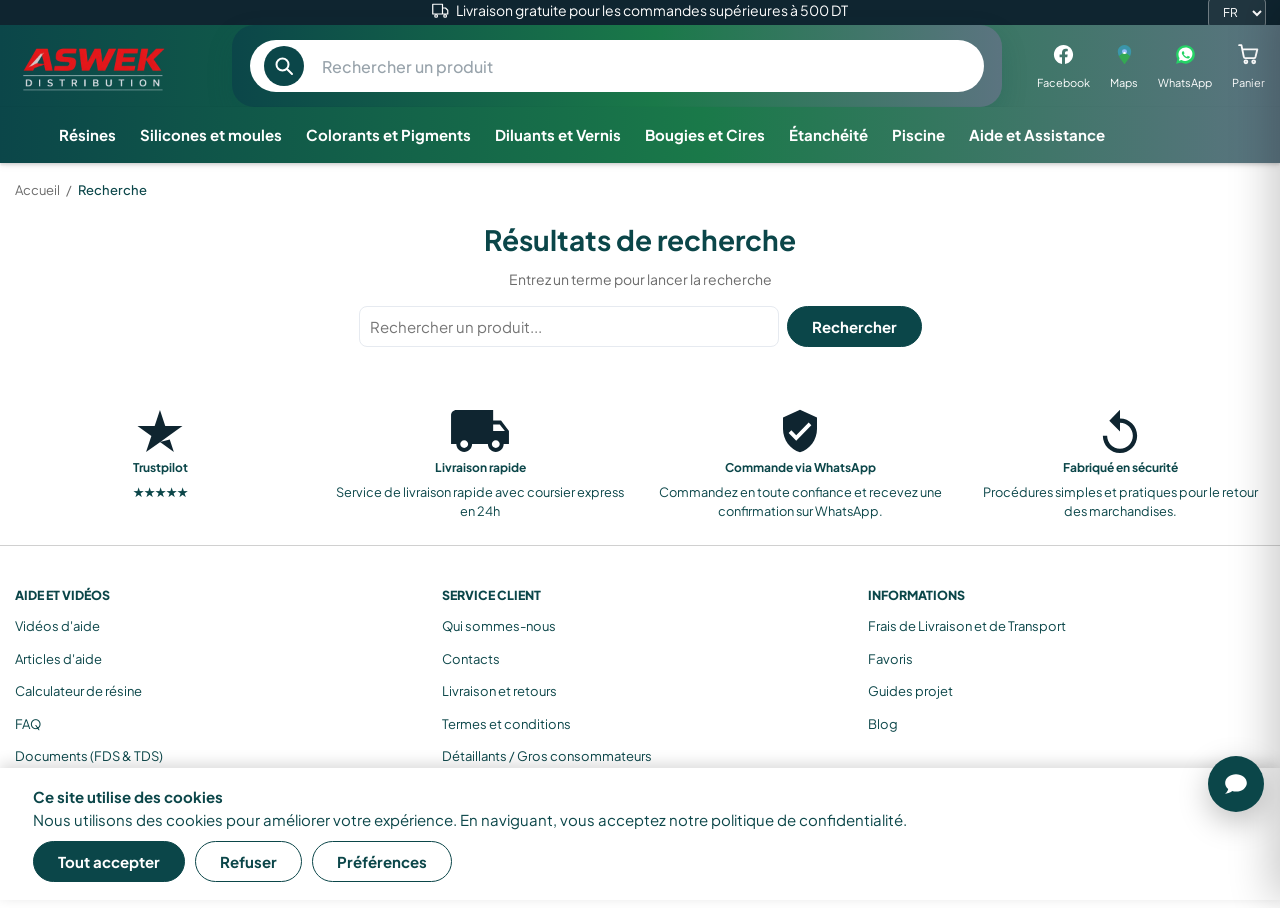
<file: search.html>
<!DOCTYPE html>
<html lang="fr">
<head>
  <meta charset="UTF-8">
  <meta name="viewport" content="width=device-width, initial-scale=1.0">
  <meta name="robots" content="noindex,follow">
  <title>Recherche | ASWEK</title>
  <link rel="icon" type="image/svg+xml" href="favicon.svg">
  <link rel="stylesheet" href="css/style.css">
  <link rel="stylesheet" href="css/pages.css">
  <link rel="stylesheet" href="css/cart.css">
  <link rel="stylesheet" href="css/ai/search.css">
</head>
<body>
  <div id="rp-header"></div>
  <div class="breadcrumb-bar"><div class="container"><a href="index.html">Accueil</a><span class="sep">/</span><span class="current">Recherche</span></div></div>

  <div class="container my-5">
    <div class="search-head">
      <h1 id="searchTitle">Résultats de recherche</h1>
      <div class="count" id="searchCount"></div>
      <form class="mt-3 d-flex justify-content-center" style="gap:8px;" action="search.html" method="get">
        <input type="search" id="searchInput" name="s" class="form-control" style="max-width:420px;" placeholder="Rechercher un produit..." autocomplete="off">
        <button class="btn-primary" id="searchBtn" type="submit">Rechercher</button>
      </form>
      <div id="searchHint" class="as-search-hint"></div>
      <div id="searchCategories" class="as-search-cats"></div>
    </div>
    <div class="row grid-list" id="searchGrid"></div>
  </div>

  <div id="rp-modals"></div>
  <div id="rp-footer"></div>

  <script src="js/data.js"></script>
<script src="js/ai/overrides.js"></script>
  <script src="js/app.js"></script>
  <script src="js/cart.js"></script>
  <script src="js/ai/search-engine.js"></script>
  <script src="js/search.js"></script>
  <link rel="stylesheet" href="css/ai/chatbot.css">
  <script src="js/ai/chatbot.js"></script>
  <script src="js/ai/enhance.js"></script>
  <script src="js/ai/i18n.js"></script>
  <script src="js/ai/search-ui.js"></script>
  <script src="js/ai/seo.js"></script>
</body>
</html>
</file>
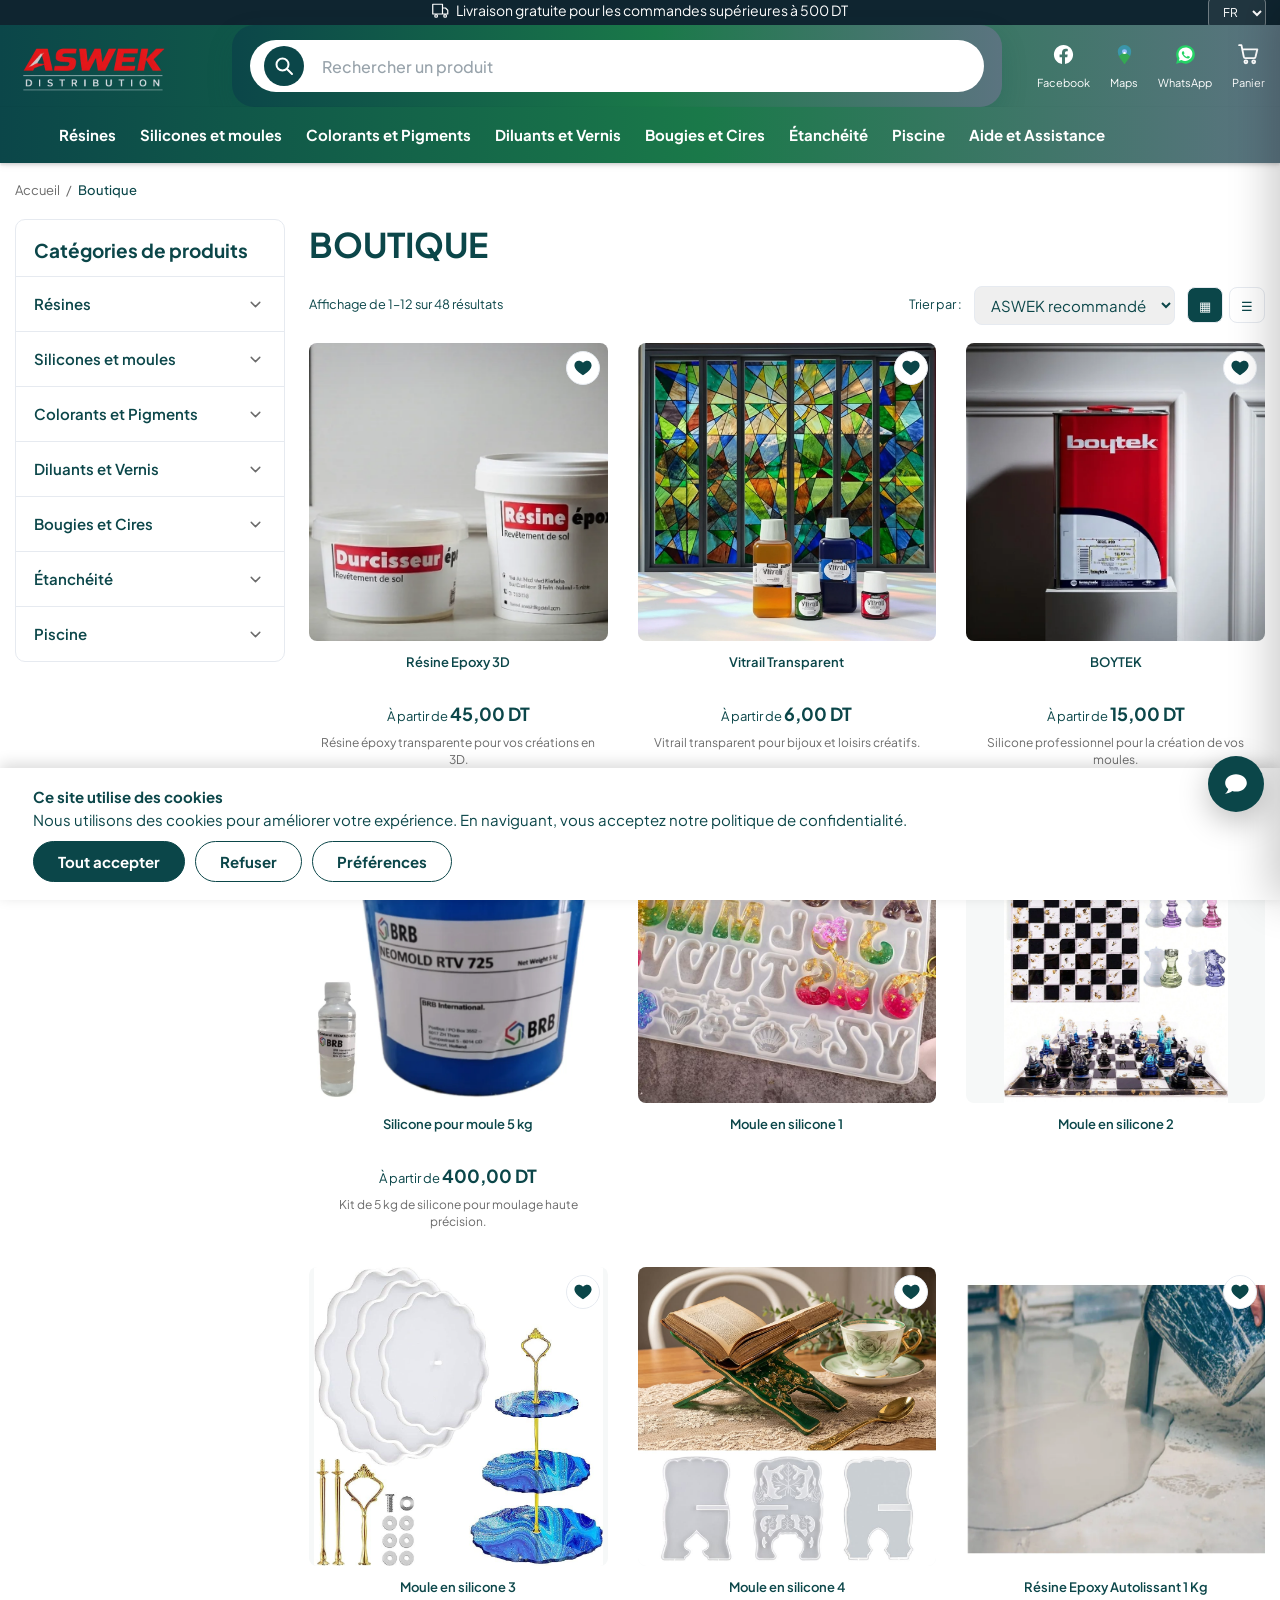
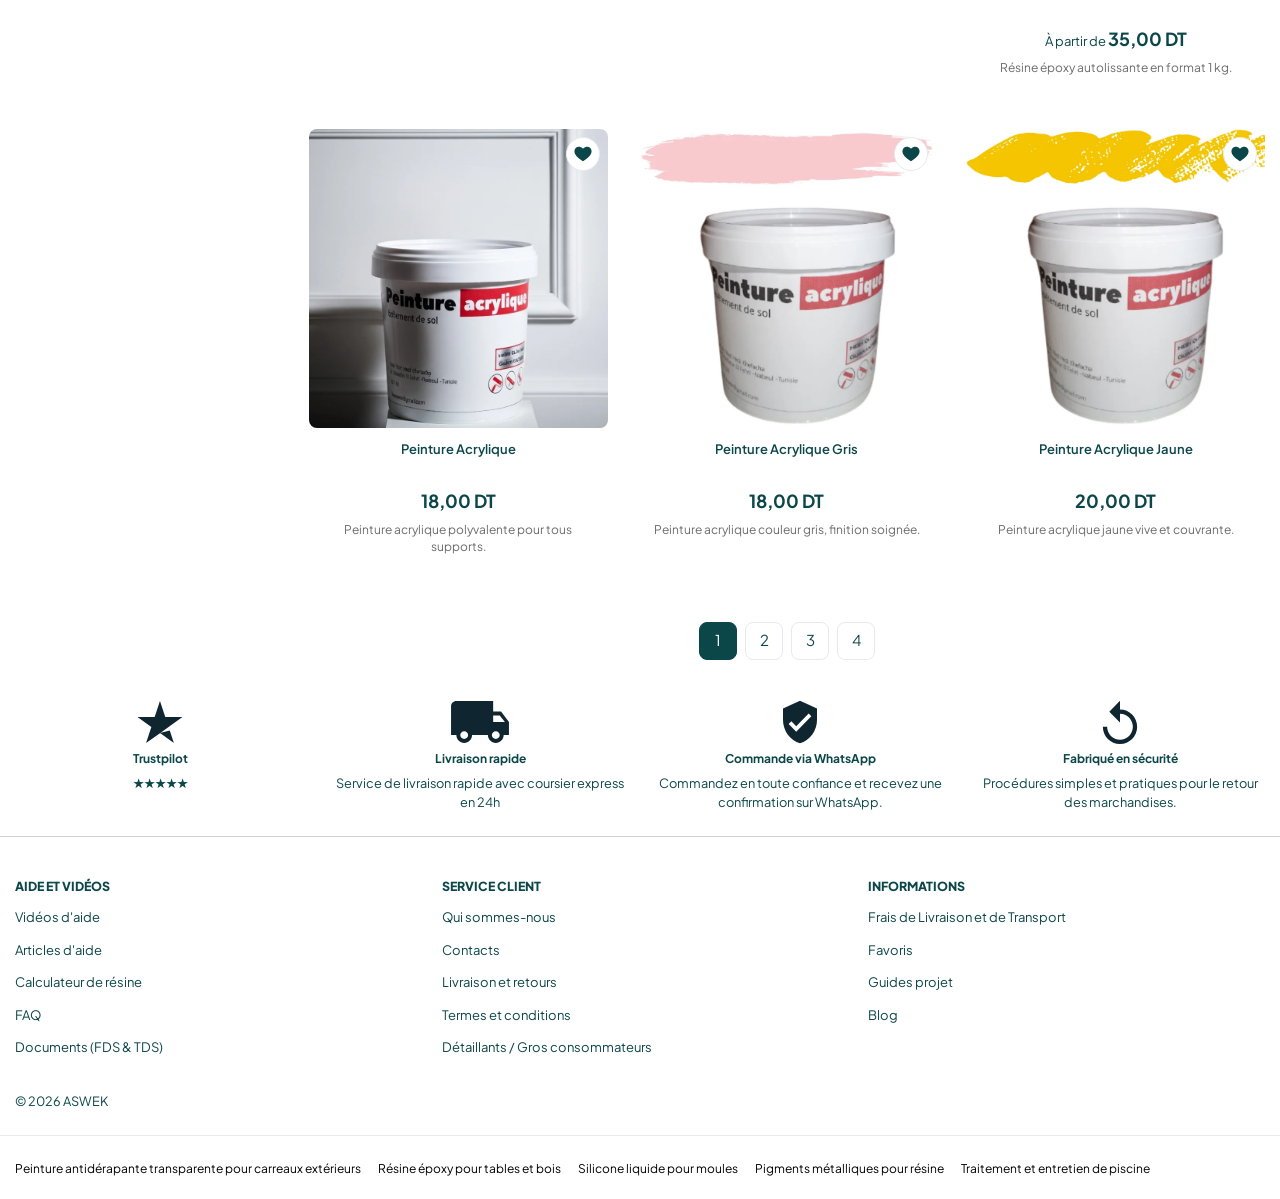
<file: shop.html>
<!DOCTYPE html>
<html lang="fr">
<head>
  <meta charset="UTF-8">
  <meta name="viewport" content="width=device-width, initial-scale=1.0">
  <title>Boutique | ASWEK</title>
  <meta name="description" content="Découvrez tout le catalogue ASWEK : résines époxy, silicones pour moules, pigments et colorants, produits piscine, étanchéité et accessoires créatifs en Tunisie.">
  <meta name="keywords" content="boutique ASWEK, résine époxy Tunisie, silicone moule, pigment résine, produit piscine, étanchéité">
  <link rel="canonical" href="shop.html">

  <link rel="icon" type="image/svg+xml" href="favicon.svg">
  <link rel="stylesheet" href="css/style.css">
  <link rel="stylesheet" href="css/pages.css">
  <link rel="stylesheet" href="css/cart.css">
  <link rel="stylesheet" href="css/ai/search.css">
</head>
<body>
  <div id="rp-header"></div>
  <div class="breadcrumb-bar"><div class="container" id="breadcrumb"></div></div>

  <div class="container mb-5">
    <div class="shop-layout">
      <aside class="shop-sidebar">
        <button class="btn-primary-outline btn-block mb-3" id="mobileFilterToggle" style="display:none;">Afficher les filtres</button>
        <div id="sidebarFilters"></div>
      </aside>
      <div class="shop-main">
        <h1 class="page-title-cat" id="catTitle">Résines</h1>
        <div id="catDescription" class="mb-3"></div>
        <div class="shop-toolbar">
          <div class="small text-muted" id="resultCount"></div>
          <div class="d-flex align-items-center" style="gap:12px;">
            <label class="small">Trier par :</label>
            <select id="orderby">
              <option value="menu_order">ASWEK recommandé</option>
              <option value="popularity">Le plus populaire</option>
              <option value="rating">Note moyenne</option>
              <option value="date">Le plus récent</option>
            </select>
            <div class="view-toggle">
              <button data-view="grid" class="active" title="Grille">▦</button>
              <button data-view="list" title="Liste">☰</button>
            </div>
          </div>
        </div>
        <div class="row grid-list" id="productsGrid"></div>
        <div class="pagination" id="pagination"></div>
      </div>
    </div>
  </div>

  <div id="rp-modals"></div>
  <div id="rp-footer"></div>

  <script src="js/data.js"></script>
<script src="js/ai/overrides.js"></script>
  <script src="js/app.js"></script>
  <script src="js/cart.js"></script>
  <script src="js/shop.js"></script>
  <link rel="stylesheet" href="css/ai/chatbot.css">
  <script src="js/ai/chatbot.js"></script>
  <script src="js/ai/enhance.js"></script>
  <script src="js/ai/i18n.js"></script>
  <script src="js/ai/search-engine.js"></script>
  <script src="js/ai/search-ui.js"></script>
  <script src="js/ai/seo.js"></script>
</body>
</html>
</file>
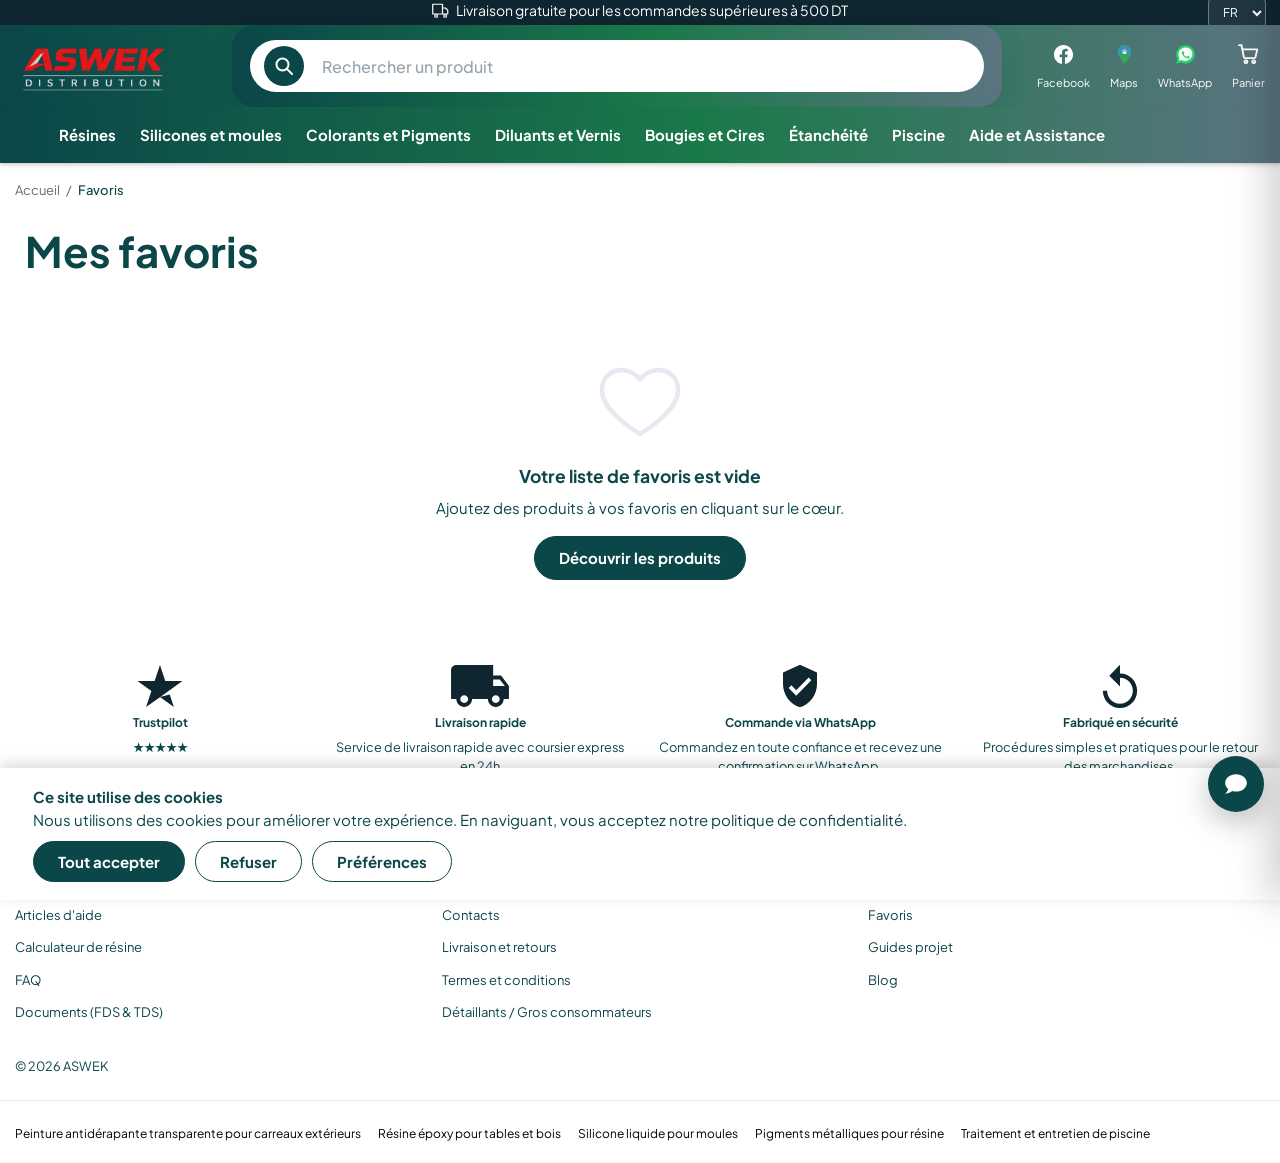
<file: wishlist.html>
<!DOCTYPE html>
<html lang="fr">
<head>
  <meta charset="UTF-8">
  <meta name="viewport" content="width=device-width, initial-scale=1.0">
  <title>Favoris | ASWEK</title>
  <link rel="icon" type="image/svg+xml" href="favicon.svg">
  <link rel="stylesheet" href="css/style.css">
  <link rel="stylesheet" href="css/pages.css">
  <link rel="stylesheet" href="css/cart.css">
  <link rel="stylesheet" href="css/ai/search.css">
</head>
<body>
  <div id="rp-header"></div>
  <div class="breadcrumb-bar"><div class="container"><a href="index.html">Accueil</a><span class="sep">/</span><span class="current">Favoris</span></div></div>

  <div class="container my-5">
    <h1 class="section-title mb-4">Mes favoris</h1>
    <div id="wishlistContent"></div>
  </div>

  <div id="rp-modals"></div>
  <div id="rp-footer"></div>

  <script src="js/data.js"></script>
<script src="js/ai/overrides.js"></script>
  <script src="js/app.js"></script>
  <script src="js/cart.js"></script>
  <script src="js/wishlist.js"></script>
  <link rel="stylesheet" href="css/ai/chatbot.css">
  <script src="js/ai/chatbot.js"></script>
  <script src="js/ai/enhance.js"></script>
  <script src="js/ai/i18n.js"></script>
  <script src="js/ai/search-engine.js"></script>
  <script src="js/ai/search-ui.js"></script>
  <script src="js/ai/seo.js"></script>
</body>
</html>
</file>
<file: css/style.css>
/* ResinPro clone - base stylesheet */
@import url('https://fonts.googleapis.com/css2?family=Plus+Jakarta+Sans:wght@200;300;400;500;600;700;800&display=swap');

:root {
  --teal: #0b4649;
  --teal-2: #0c4849;
  --green: #29b96d;
  --green-bright: #1ed760;
  --green-dark: #1a7949;
  --dark: #0f2530;
  --dark-2: #002049;
  --blue: #166283;
  --muted: #6b6b6b;
  --line: #e6eaf0;
  --soft: #edf2f2;
  --font: 'Plus Jakarta Sans', 'Segoe UI', Arial, sans-serif;
  --shadow-sm: 0 8px 3px rgba(0,0,0,.01), 0 4px 3px rgba(0,0,0,.05), 0 2px 2px rgba(0,0,0,.09), 0 0 1px rgba(0,0,0,.1);
  --shadow-lg: 0 26px 10px rgba(33,63,84,.02), 0 15px 9px rgba(33,63,84,.07), 0 7px 7px rgba(33,63,84,.12), 0 2px 4px rgba(33,63,84,.14);
}

* { box-sizing: border-box; }
html { -webkit-text-size-adjust: 100%; scroll-behavior: smooth; }
body {
  margin: 0;
  font-family: var(--font);
  color: var(--teal);
  background: #fff;
  overflow-x: hidden;
  line-height: 1.5;
  font-size: 15px;
}
img { max-width: 100%; height: auto; display: block; }
a { color: var(--teal); text-decoration: none; }
a:hover { color: var(--teal); }
button { font-family: var(--font); cursor: pointer; }
ul { list-style: none; margin: 0; padding: 0; }
h1,h2,h3,h4,h5,h6 { margin: 0 0 .5rem; font-family: var(--font); color: var(--teal); }
p { margin: 0 0 1rem; }
input, select, textarea { font-family: var(--font); font-size: 15px; }
.body-no-scroll { overflow: hidden; }

:focus-visible { outline: 2px solid var(--green); outline-offset: 2px; border-radius: 4px; }
.search-prod input[type="text"]:focus-visible { outline: 2px solid var(--green); outline-offset: 1px; }

.container { width: 100%; max-width: 1320px; margin: 0 auto; padding: 0 15px; }
@media (min-width:1600px){ .container{ max-width: 1560px; } }
.container-fluid { width: 100%; padding: 0 15px; }
.row { display: flex; flex-wrap: wrap; margin: 0 -15px; }
[class*="col-"] { padding: 0 15px; }
.col { flex: 1 0 0%; }
.col-auto { flex: 0 0 auto; width: auto; }
.col-12 { flex: 0 0 100%; max-width: 100%; }
.col-6 { flex: 0 0 50%; max-width: 50%; }
.col-4 { flex: 0 0 33.3333%; max-width: 33.3333%; }
.col-3 { flex: 0 0 25%; max-width: 25%; }
.col-2 { flex: 0 0 16.6667%; max-width: 16.6667%; }
.d-flex{display:flex;} .d-block{display:block;} .d-none{display:none;} .d-inline-block{display:inline-block;}
.flex-wrap{flex-wrap:wrap;} .flex-column{flex-direction:column;}
.align-items-center{align-items:center;} .align-items-end{align-items:flex-end;} .align-items-start{align-items:flex-start;}
.justify-content-between{justify-content:space-between;} .justify-content-center{justify-content:center;} .justify-content-end{justify-content:flex-end;}
.text-center{text-align:center;} .text-start{text-align:left;} .text-end{text-align:right;}
.fw-bold{font-weight:700;} .fw-semibold{font-weight:500;}
.mt-1{margin-top:.25rem;} .mt-2{margin-top:.5rem;} .mt-3{margin-top:1rem;} .mt-4{margin-top:1.5rem;} .mt-5{margin-top:2rem;}
.mb-0{margin-bottom:0;} .mb-1{margin-bottom:.25rem;} .mb-2{margin-bottom:.5rem;} .mb-3{margin-bottom:1rem;} .mb-4{margin-bottom:1.5rem;} .mb-5{margin-bottom:1rem;}
.my-1{margin-top:.25rem;margin-bottom:.25rem;} .my-2{margin-top:.5rem;margin-bottom:.5rem;} .my-4{margin-top:1.5rem;margin-bottom:1.5rem;}
.py-1{padding-top:.25rem;padding-bottom:.25rem;} .py-3{padding-top:1rem;padding-bottom:1rem;} .py-4{padding-top:1.5rem;padding-bottom:1.5rem;} .py-5{padding-top:3rem;padding-bottom:3rem;}
.ps-5{padding-left:3rem;} .ps-0{padding-left:0;} .px-0{padding-left:0;padding-right:0;}
.w-100{width:100%;} .h-100{height:100%;} .position-relative{position:relative;}
.very-small{font-size:11px;} .small{font-size:.85em;} .border-0{border:0;} .border-top{border-top:1px solid;} .border-bottom{border-bottom:1px solid;} .border-dark{border-color:var(--teal)!important;}
.rounded-8{border-radius:8px;} .text-uppercase{text-transform:uppercase;} .text-white{color:#fff;} .text-dark{color:var(--teal);} .text-success{color:#0b7a4e;}
.text-decoration-underline{text-decoration:underline;} .cursor-pointer{cursor:pointer;} .overflow-hidden{overflow:hidden;}
.opacity-1{opacity:1;} .bg-transparent{background:transparent;} .shadow-none{box-shadow:none!important;}
.link-SEO{color:#000!important;text-decoration:none!important;cursor:text;}

@media (min-width:992px){
  .col-lg-3{flex:0 0 25%;max-width:25%;} .col-lg-4{flex:0 0 33.3333%;max-width:33.3333%;}
  .col-lg-5{flex:0 0 41.6667%;max-width:41.6667%;} .col-lg-6{flex:0 0 50%;max-width:50%;}
  .col-lg-7{flex:0 0 58.3333%;max-width:58.3333%;} .col-lg-8{flex:0 0 66.6667%;max-width:66.6667%;}
  .col-lg-9{flex:0 0 75%;max-width:75%;} .col-lg-12{flex:0 0 100%;max-width:100%;}
  .d-lg-block{display:block;} .d-lg-none{display:none;} .d-lg-inline{display:inline;}
  .text-lg-end{text-align:right;} .mt-lg-0{margin-top:0;} .pt-lg-2{padding-top:.5rem;} .py-lg-5{padding-top:3rem;padding-bottom:3rem;}
}
@media (min-width:768px){
  .col-md-5{flex:0 0 41.6667%;max-width:41.6667%;} .col-md-6{flex:0 0 50%;max-width:50%;}
  .col-md-4{flex:0 0 33.3333%;max-width:33.3333%;} .col-md-8{flex:0 0 66.6667%;max-width:66.6667%;}
  .d-md-block{display:block;} .d-md-none{display:none;}
}

/* Buttons */
.btn-primary {
  background: var(--teal); border: 1px solid var(--teal); color: #fff;
  border-radius: 25px; padding: 10px 24px; font-weight: 700; font-size: 15px;
  display: inline-flex; align-items: center; justify-content: center; gap: 6px;
  transition: background .2s ease, color .2s ease, border-color .2s ease;
}
.btn-primary:hover { background: var(--green-dark); border-color: var(--green-dark); color: #fff; }
.btn-primary-outline {
  background: #fff; border: 1px solid var(--teal); color: var(--teal);
  border-radius: 25px; padding: 10px 24px; font-weight: 700; font-size: 15px;
  display: inline-flex; align-items: center; justify-content: center;
  transition: background .2s ease, color .2s ease;
}
.btn-primary-outline:hover { background: var(--teal); color: #fff; }
.btn-long { font-size: 18px!important; border-radius: 25px; min-width: 256px; display: inline-block; text-align: center; font-weight: 700; padding: 8px; }
.btn-teal { background: var(--teal); color: #fff; }
.btn-white { background: #fff; color: var(--teal); }
.btn-block { width: 100%; }
.text-btn { font-size: 14px; line-height: 14px; font-weight: 700; color: var(--blue); text-decoration: none; display: inline-flex; align-items: center; padding: 6px 0; margin: -6px 0; }
.text-btn:hover { color: var(--blue); text-decoration: underline; }
.text-btn svg { width: 1.2em; height: 1.2em; fill: currentColor; margin-left: 4px; }
.underline-green { position: relative; display: inline-block; }
.underline-green:before {
  content: ""; position: absolute; bottom: 6px; width: 100%; height: 6px;
  transform: skew(-36deg); background: var(--green-bright); z-index: -1;
}
.section-title {
  display: inline-block; position: relative; font-size: 42px; font-weight: 700; color: var(--teal);
  margin-bottom: 20px; border-radius: 10px; padding: 0 10px;
}
@media (max-width:767px){ .section-title{font-size:28px;} }

.badge {
  display: inline-block; padding: 3px 10px; border-radius: 10px; font-size: 12px; font-weight: 700;
}
.badge.sale { background: var(--green-bright); color: #06231f; }
.badge.new { background: var(--dark); color: #fff; }

/* ---------- Header ---------- */
.rp-top-banner { overflow: hidden; max-height: 500px; transition: max-height .35s ease, opacity .25s ease; }
.rp-top-banner.is-collapsing { opacity: 0; max-height: 0; }
.rp-top-banner__wrap { position: relative; width: 100%; background: linear-gradient(90deg,#002049 0%,#1a7949 50%,#8373a1 100%); }
.rp-top-banner__imglink { display: block; width: 100%; }
.rp-top-banner__img { width: 91%; margin: 0 auto; border-radius: 0 0 10px 10px; }
.rp-top-banner__close {
  position: absolute; top: 10px; right: 10px; width: 34px; height: 34px; border: 0; border-radius: 999px;
  background: rgba(0,0,0,.45); color: #fff; font-size: 24px; line-height: 34px; text-align: center; padding: 0;
  backdrop-filter: blur(4px); opacity: .95;
}
.rp-top-banner__close:hover { opacity: 1; }
@media (max-width:767px){
  .rp-top-banner__img { width: 100%; }
  .rp-top-banner__close { top: 8px; right: 8px; width: 40px; height: 40px; font-size: 28px; line-height: 40px; }
}

.header-topbar { background: #0F2530; }
.bigheader { max-width: 1320px; }
.linkutiliheader { color: #fff; font-size: 14px; display: inline-flex; align-items: center; }
.linkutiliheader img { width: 20px; margin-right: 5px; }
.rp-logo-img { display: block; object-fit: contain; align-self: flex-start; margin-top: 14px; }
a:hover .rp-logo-img { opacity: .9; }
.logo-col { align-self: flex-start; }
header.sticky { position: sticky; top: 0; z-index: 500; }
.header-bg { background: linear-gradient(90deg, #0b4649 0%, #1a7949 55%, #5b7480 100%); }
header .fast-links a { text-decoration: none!important; }
header .fast-links .ms-4 { margin-left: 20px; }
header .fast-links span { color: #fff; }
header .fast-links a:hover { opacity: .85; }
.button-cart { background: none; border: none; color: #fff; padding: 0; margin-left: 20px; position: relative; }
.bubble-num {
  position: absolute; top: -8px; right: -10px; background: var(--green); color: #fff;
  border-radius: 999px; font-size: 10px; font-weight: 700; min-width: 18px; height: 18px;
  display: flex; align-items: center; justify-content: center; padding: 0 4px;
}
.search-prod {
  position: relative;
  background: linear-gradient(90deg, #0b4649 0%, #1a7949 55%, #5b7480 100%);
  border-radius: 22px;
  padding: 15px 18px;
  box-shadow: 0 10px 26px rgba(11,70,73,.18);
}
.search-prod input[type="text"] {
  width: 100%; height: 52px; padding: 0 24px 0 72px; border: 0; border-radius: 999px; outline: none; box-shadow: none;
  color: var(--teal); font-size: 16px; font-weight: 500; background: #fff;
}
.search-prod input[type="text"]::placeholder { color: #98a3ab; font-weight: 500; }
.search-prod button[type="submit"] {
  border: 0; width: 40px; height: 40px; border-radius: 50%; position: absolute; top: 50%; left: 32px;
  transform: translateY(-50%); color: #fff; background: var(--teal);
  display: flex; align-items: center; justify-content: center; padding: 0;
  transition: background .2s ease, transform .2s ease;
}
.search-prod button[type="submit"]:hover { background: var(--green-dark); transform: translateY(-50%) scale(1.06); }
@media (max-width:767px){
  .search-prod { padding: 10px 12px; border-radius: 18px; box-shadow: none; }
  .search-prod input[type="text"] { height: 46px; padding: 0 18px 0 62px; font-size: 15px; }
  .search-prod button[type="submit"] { left: 22px; width: 36px; height: 36px; }
  .search-prod button[type="submit"] svg { width: 17px; height: 17px; }
}
header .submenu {
  background: linear-gradient(90deg, #0b4649 0%, #1a7949 55%, #5b7480 100%);
  box-shadow: var(--shadow-sm); position: sticky; top: 0; z-index: 500;
}
.vocimenu { max-width: 95%!important; }
header .menu-list li { text-align: center; min-height: 48px; display: flex; align-items: center; position: relative; }
header .menu-list li.mega-menu { position: static; }
header .menu-list li a { font-weight: 700; color: #fff; padding: 6px 12px; position: relative; white-space: nowrap; }
header .menu-list > div > li > a:hover:before {
  content: ''; position: absolute; bottom: -5px; left: 0; width: 100%; height: 8px; background: var(--green-bright);
}
header .menu-list li.featured a {
  padding: 2px 20px; color: #fff!important; border-radius: 5px; text-transform: uppercase; font-size: 20px; line-height: 23px; background: rgba(2,32,42,.35);
}
.mega-menu { position: static; }
/* full-width positioning context for the mega panel */
.submenu .container > .row { position: relative; }
.mega-menu-content {
  position: absolute; left: 0; right: 0; top: 100%; background: #fff; padding: 2rem;
  box-shadow: var(--shadow-sm); border-top: 2px solid var(--green); z-index: 600;
  opacity: 0; visibility: hidden; transform: translateY(12px);
  transition: opacity .28s ease, transform .28s ease, visibility .28s;
  max-height: 70vh; overflow-y: auto;
}
.mega-menu:hover > .mega-menu-content,
.mega-menu:focus-within > .mega-menu-content { opacity: 1; visibility: visible; transform: none; }
.mega-menu-content h5.menu { font-size: 15px; font-weight: 700; margin-bottom: .5rem; }
.mega-menu-content h5.menu a { color: var(--teal); font-weight: 700; }
.mega-menu-content h5.menu a:hover { text-decoration: underline; }
.mega-menu-content ul { margin-bottom: 1.2rem; }
.mega-menu-content .dropdown-item { display: block; color: #444; font-size: 13px; padding: 3px 0; }
.mega-menu-content .dropdown-item:hover { text-decoration: underline; }

/* Mobile menu */
.mobile-menu { position: fixed; inset: 0; z-index: 1000; visibility: hidden; }
.mobile-menu.open { visibility: visible; }
.mobile-menu-overlay { position: absolute; inset: 0; background: rgba(0,0,0,.5); opacity: 0; transition: opacity .3s ease; }
.mobile-menu.open .mobile-menu-overlay { opacity: 1; }
.mobile-menu-content {
  position: absolute; top: 0; left: 0; bottom: 0; width: 88%; max-width: 400px; background: #fff;
  transform: translateX(-100%); transition: transform .3s ease; overflow-y: auto; padding: 20px;
}
.mobile-menu.open .mobile-menu-content { transform: translateX(0); }
.mobile-menu-content .close-menu { font-size: 32px; line-height: 1; background: none; border: 0; color: var(--teal); }
.block-single-menu .menu-cat-main { border-bottom: 1px solid var(--line); }
.block-single-menu a { color: var(--teal); font-weight: 500; }
.menu-cat-sub, .menu-cat-sub-sub { display: none; }
.menu-cat-sub.active, .menu-cat-sub-sub.active { display: block; }
.all-cat-back, .prev-cat-back { background: var(--soft); cursor: pointer; }
.subcatMain h4 { font-weight: 700; margin: 0; }
.group-sub-menu .row { border-bottom: 1px solid var(--line); }

/* ---------- Modals ---------- */
.modal-backdrop {
  position: fixed; inset: 0; background: rgba(0,0,0,.5); z-index: 1050;
  display: none; align-items: flex-start; justify-content: center; padding: 60px 15px; overflow-y: auto;
}
.modal-backdrop.show { display: flex; }
.modal-dialog { background: #fff; border-radius: 12px; width: 100%; max-width: 480px; box-shadow: var(--shadow-lg); }
.modal-dialog.modal-lg { max-width: 720px; }
.modal-header { display: flex; align-items: center; justify-content: space-between; padding: 16px 20px; border-bottom: 1px solid var(--line); }
.modal-header h5 { margin: 0; font-weight: 700; }
.modal-header .btn-close { background: none; border: 0; font-size: 26px; line-height: 1; color: var(--teal); }
.modal-body { padding: 20px; }
.modal-footer { padding: 16px 20px; border-top: 1px solid var(--line); display: flex; gap: 10px; justify-content: flex-end; }

/* ---------- Product cards ---------- */
.product-card { border: 0; background: #fff; transition: box-shadow .3s ease, transform .3s cubic-bezier(.2,.7,.3,1); position: relative; height: 100%; display: flex; flex-direction: column; }
.product-card:hover { box-shadow: var(--shadow-lg); transform: translateY(-6px); }
.product-card .card-img-wrap { position: relative; overflow: hidden; border-radius: 8px; background: #fff; }
.product-card img { width: 100%; aspect-ratio: 1/1; object-fit: contain; transition: transform .45s cubic-bezier(.2,.7,.3,1); }
.product-card:hover img { transform: scale(1.08); }
.product-card .card-body { padding: 12px 8px; text-align: center; flex: 1 1 auto; display: flex; flex-direction: column; }
.product-card .card-title {
  font-weight: 400; font-size: 13px; color: var(--teal); min-height: 39px; margin-bottom: 4px;
  display: -webkit-box; -webkit-line-clamp: 2; -webkit-box-orient: vertical; overflow: hidden;
}
.product-card .ai-short { flex: 0 0 auto; }
.product-card .product-price { font-weight: 700; font-size: 18px; color: var(--teal); margin: 0; }
.product-card .product-price .from { font-size: 13px; font-weight: 400; }
.product-card .discount-badge {
  position: absolute; top: 8px; left: 8px; background: var(--green-bright); color: #06231f;
  font-size: 12px; font-weight: 700; padding: 2px 8px; border-radius: 8px; z-index: 2;
  animation: badgePulse 2.4s ease-in-out infinite;
}
/* add-to-cart controls overlay on hover */
.product-card .card-add-bar {
  position: absolute; left: 8px; right: 8px; bottom: 8px; z-index: 2;
  display: flex; flex-wrap: wrap; align-items: center; gap: 6px;
  opacity: 0; transform: translateY(12px); transition: opacity .28s ease, transform .28s ease;
  pointer-events: none;
}
.product-card:hover .card-add-bar,
.product-card:focus-within .card-add-bar { opacity: 1; transform: none; pointer-events: auto; }
.product-card .quick-add {
  flex: 1 1 120px; background: var(--teal); color: #fff; border: 0; border-radius: 25px; padding: 9px 10px;
  font-weight: 700; font-size: 12px; display: flex; align-items: center; justify-content: center; gap: 6px;
  transition: background .2s ease;
}
.product-card .quick-add:hover { background: var(--green-dark); }
@media (hover: none) {
  .product-card .card-add-bar { opacity: 1; transform: none; pointer-events: auto; }
}
.product-card .wishlist-btn {
  position: absolute; top: 8px; right: 8px; background: #fff; border: 1px solid var(--line); border-radius: 999px;
  width: 34px; height: 34px; display: flex; align-items: center; justify-content: center; z-index: 2; color: var(--teal);
  transition: color .2s ease, border-color .2s ease, transform .2s ease;
}
.product-card .wishlist-btn:hover { transform: scale(1.1); }
.product-card .wishlist-btn.active { color: var(--green); border-color: var(--green); }
.product-card .wishlist-btn.pulse { animation: heartPulse .45s ease; }

@keyframes heartPulse {
  0% { transform: scale(1); }
  40% { transform: scale(1.35); }
  70% { transform: scale(.9); }
  100% { transform: scale(1); }
}
@keyframes badgePulse {
  0%, 100% { transform: scale(1); }
  50% { transform: scale(1.08); }
}

/* ---------- Footer ---------- */
footer { background: #fff; color: var(--teal); }
footer hr { border: 0; border-top: 1px solid #d0d0d0; margin: 0; }
footer .footer-trust img { height: 44px; margin: 0 auto; }
footer h6 { font-size: 12px; font-weight: 700; margin: 6px 0; }
footer h5 { font-weight: 800; }
footer .menu-link-footer li { margin: 10px 0; }
footer .menu-link-footer li a { color: var(--teal); font-size: 13px; }
footer .menu-link-footer li a:hover { text-decoration: underline; }
.linking-footer-statics { border-top: 1px solid var(--line); padding: 20px 0; }
.linking-footer-statics a { color: #000; font-size: 12px; margin-right: 14px; }
.footer-payment img { max-width: 320px; margin: 0 auto; }

/* Cookie banner */
.cmplz-cookiebanner {
  position: fixed; bottom: 0; left: 0; right: 0; background: #fff; z-index: 1100;
  box-shadow: 0 -4px 14px rgba(0,0,0,.15); padding: 18px; display: none;
}
.cmplz-cookiebanner.show { display: block; }
.cmplz-buttons { display: flex; gap: 10px; flex-wrap: wrap; margin-top: 10px; }

/* WhatsApp float */
.wa-float {
  position: fixed; right: 20px; bottom: 20px; z-index: 900; width: 56px; height: 56px; border-radius: 999px;
  background: #25d366; display: flex; align-items: center; justify-content: center; box-shadow: 0 4px 12px rgba(0,0,0,.25);
}
@media (max-width: 767px) {
  .wa-float { right: 12px; bottom: 76px; }
}
.wa-float svg { width: 32px; height: 32px; fill: #fff; }

/* Breadcrumb */
.breadcrumb-bar { padding: 18px 0; font-size: 13px; color: var(--muted); }
.breadcrumb-bar a { color: var(--muted); }
.breadcrumb-bar a:hover { text-decoration: underline; }
.breadcrumb-bar .sep { margin: 0 6px; }
.breadcrumb-bar .current { color: var(--teal); font-weight: 500; }

/* Animations */
.fade-up {
  opacity: 0; transform: translateY(28px);
  transition: opacity .55s cubic-bezier(.2,.7,.3,1), transform .55s cubic-bezier(.2,.7,.3,1);
  transition-delay: var(--stagger, 0ms);
}
.fade-up.visible { opacity: 1; transform: none; }
.fade-up.fade-left { transform: translateX(-32px); }
.fade-up.fade-right { transform: translateX(32px); }
.fade-up.fade-zoom { transform: scale(.94); }
.fade-up.visible.fade-left,
.fade-up.visible.fade-right,
.fade-up.visible.fade-zoom { transform: none; }

/* Section title underline reveal */
.section-title { position: relative; }
.section-title::after {
  content: ''; position: absolute; left: 0; bottom: -6px; height: 3px; width: 0;
  background: var(--green); border-radius: 3px;
  transition: width .6s cubic-bezier(.2,.7,.3,1) .15s;
}
.section-title.visible::after, .fade-up.visible.section-title::after { width: 54px; }

/* Cart badge pop + mini feedback */
@keyframes pop {
  0% { transform: scale(1); }
  50% { transform: scale(1.4); }
  100% { transform: scale(1); }
}
.bubble-num-cart.pop { animation: pop .4s ease; }
.wa-float { transition: transform .25s ease, box-shadow .25s ease; }
.wa-float:hover { transform: scale(1.08); box-shadow: 0 6px 18px rgba(0,0,0,.3); }
.cmplz-cookiebanner { animation: slideUpBanner .45s cubic-bezier(.2,.7,.3,1) both; }
@keyframes slideUpBanner { from { transform: translateY(100%); } to { transform: none; } }
.rp-top-banner { animation: fpsDrop .5s ease both; }
@keyframes fpsDrop { from { opacity: 0; transform: translateY(-100%); } to { opacity: 1; transform: none; } }

/* Global motion safety */
@media (prefers-reduced-motion: reduce) {
  .fade-up { opacity: 1 !important; transform: none !important; transition: none !important; }
  .product-card, .product-card img, .mega-menu-content, .mobile-menu-content,
  .slide img, .wa-float, .bubble-num-cart, .cmplz-cookiebanner, .rp-top-banner,
  .section-title::after, .quick-add { transition: none !important; animation: none !important; }
  .section-title::after { width: 54px; }
}
</file>
<file: css/pages.css>
/* ResinPro clone - pages stylesheet (home sections, category, product, cart, etc.) */

.section { padding: 40px 0; }
.section-soft { background: var(--soft); }
.homepage { max-width: 1320px; }

/* ---------- Hero slider ---------- */
.swiper-home { position: relative; border-radius: 8px; overflow: hidden; box-shadow: var(--shadow-sm); }
.swiper-track { display: flex; transition: transform .6s ease; }
.swiper-track .slide { min-width: 100%; overflow: hidden; }
.swiper-track .slide a { display: block; }
.swiper-track .slide picture { display: block; height: 100%; }
.swiper-track .slide img {
  width: 100%; height: auto; max-height: 620px; object-fit: cover; object-position: center;
  animation: kenburns 9s ease-in-out infinite alternate;
}
@media (max-width: 767px) {
  .swiper-track .slide img { max-height: 300px; }
}
@keyframes kenburns { from { transform: scale(1); } to { transform: scale(1.07); } }
.swiper-nav {
  position: absolute; top: 50%; transform: translateY(-50%); z-index: 3;
  background: rgba(255,255,255,.85); border: 0; width: 44px; height: 44px; border-radius: 999px;
  color: var(--teal); display: flex; align-items: center; justify-content: center; box-shadow: var(--shadow-sm);
}
.swiper-prev { left: 14px; } .swiper-next { right: 14px; }
.swiper-nav:hover { background: #fff; }
.swiper-dots { position: absolute; bottom: 7px; left: 0; right: 0; display: flex; gap: 0; justify-content: center; z-index: 3; }
.swiper-dots button {
  width: 24px; height: 24px; border-radius: 999px; border: 0; background: transparent; padding: 0;
  position: relative; margin-right: -6px; display: flex; align-items: center; justify-content: center;
}
.swiper-dots button:last-child { margin-right: 0; }
.swiper-dots button::before {
  content: ''; width: 10px; height: 10px; border-radius: 999px; background: rgba(255,255,255,.6);
}
.swiper-dots button.active::before { background: var(--green-bright); }

/* ---------- Carousels (owl-style) ---------- */
.owl-carousel { display: flex; overflow-x: auto; scroll-behavior: smooth; gap: 16px; padding-bottom: 10px; scrollbar-width: none; }
.owl-carousel::-webkit-scrollbar { display: none; }
.owl-carousel .owl-item { flex: 0 0 calc(25% - 12px); }
@media (max-width:1199px){ .owl-carousel .owl-item { flex: 0 0 calc(33.333% - 11px); } }
@media (max-width:991px){ .owl-carousel .owl-item { flex: 0 0 calc(50% - 8px); } }
@media (max-width:575px){ .owl-carousel .owl-item { flex: 0 0 calc(70% - 8px); } }

.carousel-head { display: flex; align-items: center; justify-content: space-between; flex-wrap: wrap; margin-bottom: 18px; gap: 10px; }
.carousel-nav { display: flex; gap: 8px; }
.carousel-nav button {
  width: 38px; height: 38px; border-radius: 999px; border: 1px solid var(--line); background: #fff; color: var(--teal);
  display: flex; align-items: center; justify-content: center;
}
.carousel-nav button:hover { background: var(--teal); color: #fff; }

/* ---------- Home categories ---------- */
.cat-grid { display: grid; grid-template-columns: repeat(4, 1fr); gap: 18px; }
@media (max-width:991px){ .cat-grid { grid-template-columns: repeat(2, 1fr); } }
@media (max-width:575px){ .cat-grid { grid-template-columns: 1fr; } }
.cat-card {
  position: relative; border-radius: 10px; overflow: hidden; background: #fff; box-shadow: var(--shadow-sm); display: block;
  transition: box-shadow .3s ease, transform .3s cubic-bezier(.2,.7,.3,1);
}
.cat-card:hover { box-shadow: var(--shadow-lg); transform: translateY(-5px); }
.cat-card img { width: 100%; aspect-ratio: 4/3; object-fit: cover; transition: transform .5s cubic-bezier(.2,.7,.3,1); }
.cat-card:hover img { transform: scale(1.09); }
.cat-card .cat-label {
  position: absolute; left: 0; right: 0; bottom: 0; padding: 12px 14px;
  background: linear-gradient(0deg, rgba(11,70,73,.9), rgba(11,70,73,0)); color: #fff; font-weight: 700; font-size: 13px;
  transform: translateY(4px); transition: transform .3s ease;
}
.cat-card:hover .cat-label { transform: none; }
.cat-card .cat-buy {
  position: absolute; top: 10px; right: 10px; background: var(--green-bright); color: #06231f; font-size: 11px;
  font-weight: 700; padding: 3px 10px; border-radius: 8px; text-transform: uppercase;
  opacity: 0; transform: translateY(-6px); transition: opacity .3s ease, transform .3s ease;
}
.cat-card:hover .cat-buy { opacity: 1; transform: none; }

/* ---------- Services & stats ---------- */
.service-badge {
  background: #fff; border-radius: 10px; padding: 18px; text-align: center; height: 100%; box-shadow: var(--shadow-sm);
  transition: transform .3s cubic-bezier(.2,.7,.3,1), box-shadow .3s ease;
}
.service-badge:hover { transform: translateY(-4px); box-shadow: var(--shadow-lg); }
.service-badge .ico {
  width: 42px; height: 42px; margin: 0 auto 10px; background: var(--soft); border-radius: 999px;
  display: flex; align-items: center; justify-content: center; color: var(--teal);
  transition: transform .35s cubic-bezier(.2,.7,.3,1), background .3s ease;
}
.service-badge:hover .ico { transform: scale(1.12) rotate(-6deg); background: var(--green-bright); color: #06231f; }
.service-badge h4 { font-size: 14px; font-weight: 700; }
.service-badge p { font-size: 12px; color: var(--muted); margin: 0; }
.stat-box { height: 100%; display: flex; flex-direction: column; }
.stat-box h3 { font-size: 40px; font-weight: 700; color: var(--teal); margin-bottom: 0; overflow-wrap: break-word; }
.stat-box h3.stat-text { font-size: 24px; line-height: 1.25; }
.stat-box p { color: var(--muted); font-size: 14px; margin-top: auto; }

.cta-block {
  background: linear-gradient(90deg, #002049 0%, #1a7949 50%, #6b5196 100%);
  background-size: 200% 100%;
  border-radius: 12px; padding: 50px 20px; text-align: center; color: #fff;
  animation: ctaShift 12s ease infinite;
}
@keyframes ctaShift { 0%,100% { background-position: 0% 50%; } 50% { background-position: 100% 50%; } }
.cta-block h2 { color: #fff; font-size: 34px; font-weight: 700; }
.cta-block p { color: #fff; margin-bottom: 22px; }
.cta-block .btn-long {
  background: #fff; color: var(--teal); position: relative; overflow: hidden;
  transition: transform .25s ease, box-shadow .25s ease;
}
.cta-block .btn-long:hover { transform: translateY(-2px) scale(1.03); box-shadow: 0 8px 22px rgba(0,0,0,.25); }
.cta-block .btn-long::after {
  content: ''; position: absolute; top: 0; left: -60%; width: 40%; height: 100%;
  background: linear-gradient(120deg, transparent, rgba(255,255,255,.7), transparent);
  transform: skewX(-20deg); transition: left .6s ease;
}
.cta-block .btn-long:hover::after { left: 130%; }

/* ---------- Category / shop page ---------- */
.shop-layout { display: flex; gap: 24px; align-items: flex-start; }
.shop-sidebar { width: 270px; flex: 0 0 270px; }
.shop-main { flex: 1; min-width: 0; }
@media (max-width:991px){ .shop-layout { flex-direction: column; } .shop-sidebar { width: 100%; flex: none; } }

.page-title-cat { font-size: 34px; font-weight: 700; text-transform: uppercase; margin-bottom: 16px; }
.shop-toolbar { display: flex; align-items: center; justify-content: space-between; flex-wrap: wrap; gap: 12px; margin-bottom: 18px; }
.shop-toolbar select { padding: 8px 12px; border: 1px solid var(--line); border-radius: 8px; color: var(--teal); }
.view-toggle { display: flex; gap: 6px; }
.view-toggle button { width: 36px; height: 36px; border: 1px solid var(--line); background: #fff; border-radius: 8px; color: var(--teal); }
.view-toggle button.active { background: var(--teal); color: #fff; }

.filter-box { background: #fff; border: 1px solid var(--line); border-radius: 10px; padding: 16px; margin-bottom: 16px; }
.filter-box h4 { font-size: 15px; font-weight: 700; margin-bottom: 12px; }
.filter-box label { display: flex; align-items: center; gap: 8px; font-size: 13px; margin-bottom: 8px; cursor: pointer; }
.filter-box input[type="checkbox"] { accent-color: var(--teal); }
.filter-box .price-inputs { display: flex; gap: 8px; align-items: center; }
.filter-box .price-inputs input { width: 100%; padding: 8px; border: 1px solid var(--line); border-radius: 8px; }
.filter-remove { background: none; border: 0; color: var(--blue); font-size: 13px; text-decoration: underline; }

.grid-list.list-view .product-card { display: flex; flex-direction: row; gap: 16px; text-align: left; }
.grid-list.list-view .card-img-wrap { width: 180px; flex: 0 0 180px; }
.grid-list.list-view .card-body { text-align: left; }
.grid-list.list-view .card-title { -webkit-line-clamp: 3; }

.pagination { display: flex; gap: 8px; justify-content: center; margin-top: 30px; }
.pagination a, .pagination span {
  min-width: 38px; height: 38px; display: flex; align-items: center; justify-content: center;
  border: 1px solid var(--line); border-radius: 8px; color: var(--teal); padding: 0 10px;
}
.pagination .current { background: var(--teal); color: #fff; border-color: var(--teal); }

/* ---------- Product detail ---------- */
.prodotto { display: flex; gap: 30px; align-items: flex-start; }
.prodotto .colonna-immagine { width: 42%; flex: 0 0 42%; }
.prodotto .colonna-info { flex: 1; min-width: 0; }
@media (max-width:767px){ .prodotto { flex-direction: column; } .prodotto .colonna-immagine { width: 100%; flex: none; } }

.product-main-img { border-radius: 10px; overflow: hidden; border: 1px solid var(--line); background: #fff; }
.product-main-img img { width: 100%; aspect-ratio: 1/1; object-fit: contain; }
.thumbnail-carousel { display: flex; gap: 8px; margin-top: 12px; overflow-x: auto; }
.thumbnail-carousel .thumbnail-image { width: 76px; flex: 0 0 76px; border: 2px solid var(--line); border-radius: 8px; cursor: pointer; overflow: hidden; }
.thumbnail-carousel .thumbnail-image.active { border-color: var(--green); }
.thumbnail-carousel .thumbnail-image img { aspect-ratio: 1/1; object-fit: cover; width: 100%; }

.product-title-h1 { font-size: 26px; font-weight: 700; line-height: 1.25; }
.product-availability { display: flex; align-items: center; gap: 8px; color: #0b7a4e; font-weight: 600; margin: 8px 0; }
.costoshipping { display: flex; align-items: flex-start; gap: 8px; font-size: 13px; color: var(--teal); margin: 6px 0; }
.product-price { font-size: 26px; font-weight: 700; }
.product-price .amount { font-weight: 700; }
.variation-box-container { display: flex; flex-wrap: wrap; gap: 10px; margin-top: 10px; }
.variation-box {
  border: 1px solid #ddd; cursor: pointer; text-align: center; user-select: none; padding: 8px 10px!important;
  min-width: 70px; border-radius: 7px!important; transition: background-color .3s ease, border-color .3s ease;
}
.variation-box:hover { border-color: var(--green); }
.variation-box.active { border-color: var(--green); background: rgba(41,185,109,.08); }
.variation-box .title-option { display: block; font-weight: 700; font-size: 13px; }
.variation-box .price-var { font-size: 12px; color: var(--muted); }

.quantity-row {
  display: flex; align-items: center; justify-content: space-between; border-top: 1px solid var(--teal);
  border-bottom: 1px solid var(--teal); padding: 6px 0; margin-top: 20px;
}
.quantity-row .qty-controls { display: flex; align-items: center; }
.quantity-row button { background: none; border: 0; font-size: 20px; width: 34px; height: 34px; color: var(--teal); }
.quantity-row input { width: 54px; text-align: center; border: 0; font-weight: 700; font-size: 16px; }
.single_add_to_cart_button {
  width: 100%; margin-top: 16px; background: var(--teal); color: #fff; border: 0; border-radius: 25px;
  padding: 14px; font-weight: 700; font-size: 17px; transition: background .2s ease;
}
.single_add_to_cart_button:hover { background: var(--green-dark); }
.single_add_to_cart_button:disabled { background: #b9c6c6; cursor: not-allowed; }

.rp-action-row { display: flex; align-items: center; gap: 16px; margin-top: 12px; font-size: 13px; }
.rp-action-row button {
  background: none; border: 0; color: var(--teal); display: inline-flex; align-items: center; gap: 6px;
  font-family: inherit; font-size: 13px; font-weight: 600; padding: 10px 14px; border-radius: 25px;
  min-height: 40px; transition: background .2s ease, color .2s ease;
}
.rp-action-row button:hover { background: var(--soft); color: var(--green-dark); }
.rp-action-row button img { width: 16px; height: 16px; }

.product-short-description { padding-top: 20px; font-size: 14px; }
.iconeprod-grid { display: grid; grid-template-columns: repeat(4, 1fr); gap: 12px; margin: 20px 0; }
@media (max-width:991px){ .iconeprod-grid { grid-template-columns: repeat(2, 1fr); } }
.iconeprod { text-align: center; background: var(--soft); border-radius: 10px; padding: 14px 8px; }
.iconeprod img { width: 48px; height: 48px; object-fit: contain; margin: 0 auto 8px; }
.iconeprod .k { font-size: 11px; color: var(--muted); }
.iconeprod .v { font-weight: 700; font-size: 13px; }

/* tabs */
.rp-product-tabs-section { margin-top: 40px; }
.rp-product-tab-nav { display: flex; gap: 6px; border-bottom: 1px solid var(--line); flex-wrap: wrap; }
.rp-product-tab-btn {
  background: none; border: 0; padding: 12px 18px; font-weight: 700; color: var(--muted);
  border-bottom: 3px solid transparent; font-size: 15px;
}
.rp-product-tab-btn.active { color: var(--teal); border-bottom-color: var(--green); }
.rp-product-panel { padding: 24px 0; display: none; }
.rp-product-panel.active { display: block; }
.rp-product-panel h2 { font-size: 22px; font-weight: 700; text-transform: uppercase; }
.rp-product-panel h3 { font-size: 18px; font-weight: 700; margin-top: 20px; }
.rp-app-grid { display: grid; grid-template-columns: repeat(4, 1fr); gap: 16px; margin-top: 16px; }
@media (max-width:767px){ .rp-app-grid { grid-template-columns: repeat(2, 1fr); } }
.rp-app-grid .app-card img { border-radius: 8px; width: 100%; }
.rp-app-grid .app-card .cap { text-align: center; font-weight: 700; margin-top: 6px; }
.sds-row { display: flex; gap: 16px; flex-wrap: wrap; margin-top: 12px; }
.sds-row a { display: block; border: 1px solid var(--line); border-radius: 8px; padding: 8px; text-align: center; }
.sds-row a img { height: 120px; object-fit: contain; margin: 0 auto; }

/* sticky ATC */
.rp-sticky-add-to-cart {
  position: fixed; left: 0; right: 0; bottom: 0; background: #fff; box-shadow: 0 -4px 16px rgba(0,0,0,.12);
  z-index: 700; transform: translateY(110%); transition: transform .3s ease; padding: 10px 0;
}
.rp-sticky-add-to-cart.show { transform: translateY(0); }
.rp-sticky-card { max-width: 1320px; margin: 0 auto; padding: 0 15px; display: flex; align-items: center; gap: 16px; }
.rp-sticky-card img { width: 54px; height: 54px; object-fit: contain; }
.rp-sticky-product-title { font-weight: 700; font-size: 14px; }
.rp-sticky-product-price { font-weight: 700; font-size: 18px; }
.rp-sticky-right { margin-left: auto; display: flex; align-items: center; gap: 14px; }
.rp-sticky-qty { display: flex; align-items: center; gap: 6px; border: 1px solid var(--line); border-radius: 25px; }
.rp-sticky-qty button { background: none; border: 0; width: 30px; height: 30px; font-size: 18px; }
.rp-sticky-add-to-cart-button { background: var(--teal); color: #fff; border: 0; border-radius: 25px; padding: 12px 26px; font-weight: 700; }
@media (max-width:767px){ .rp-sticky-product-title { display: none; } }

/* ---------- Panier / commande ---------- */
.cart-table { width: 100%; border-collapse: collapse; }
.cart-table th { text-align: left; font-size: 13px; text-transform: uppercase; color: var(--muted); padding: 10px; border-bottom: 2px solid var(--line); }
.cart-table td { padding: 14px 10px; border-bottom: 1px solid var(--line); vertical-align: middle; }
.cart-table .prod-cell { display: flex; align-items: center; gap: 14px; }
.cart-table .prod-cell img { width: 76px; height: 76px; object-fit: contain; border: 1px solid var(--line); border-radius: 8px; }
.cart-table .qty-controls { display: inline-flex; align-items: center; border: 1px solid var(--line); border-radius: 25px; }
.cart-table .qty-controls button { border: 0; background: none; width: 32px; height: 32px; font-size: 16px; }
.cart-table .qty-controls input { width: 44px; text-align: center; border: 0; }

.cart-layout { display: flex; gap: 24px; align-items: flex-start; }
.cart-main { flex: 1; min-width: 0; }
.cart-aside { width: 340px; flex: 0 0 340px; }
@media (max-width:991px){ .cart-layout { flex-direction: column; } .cart-aside { width: 100%; flex: none; } }
.totals-box { background: #fff; border: 1px solid var(--line); border-radius: 12px; padding: 20px; }
.totals-box .line { display: flex; justify-content: space-between; padding: 8px 0; font-size: 14px; }
.totals-box .grand { border-top: 1px solid var(--line); margin-top: 8px; padding-top: 14px; font-size: 20px; font-weight: 700; }
.coupon-row { display: flex; gap: 8px; margin: 12px 0; }
.coupon-row input { flex: 1; padding: 10px; border: 1px solid var(--line); border-radius: 8px; }

.form-group { margin-bottom: 14px; }
.form-group label { display: block; font-size: 13px; font-weight: 600; margin-bottom: 4px; }
.form-group input, .form-group select, .form-group textarea {
  width: 100%; padding: 11px; border: 1px solid var(--line); border-radius: 8px;
}
.form-row-2 { display: grid; grid-template-columns: 1fr 1fr; gap: 14px; }
.review-table { width: 100%; border-collapse: collapse; font-size: 14px; }
.review-table td { padding: 8px 0; border-bottom: 1px solid var(--line); }

/* wishlist */
.wishlist-grid { display: grid; grid-template-columns: repeat(4, 1fr); gap: 20px; }
@media (max-width:991px){ .wishlist-grid { grid-template-columns: repeat(2, 1fr); } }
.empty-state { text-align: center; padding: 60px 20px; }
.empty-state svg { width: 80px; height: 80px; color: var(--line); margin-bottom: 16px; }

/* search */
.search-head { text-align: center; margin-bottom: 24px; }
.search-head h1 { font-size: 28px; }
.search-head .count { color: var(--muted); font-size: 14px; }

/* auth */
.auth-wrap { max-width: 440px; margin: 40px auto; }
.auth-tabs { display: flex; margin-bottom: 20px; border-bottom: 1px solid var(--line); }
.auth-tabs button { flex: 1; background: none; border: 0; padding: 14px; font-weight: 700; color: var(--muted); border-bottom: 3px solid transparent; }
.auth-tabs button.active { color: var(--teal); border-bottom-color: var(--green); }
.auth-panel { display: none; }
.auth-panel.active { display: block; }

/* form inputs general */
.form-control { width: 100%; padding: 10px; border: 1px solid var(--line); border-radius: 8px; }

/* ---------- Home map ---------- */
.map-embed { border-radius: 12px; overflow: hidden; box-shadow: var(--shadow-sm); height: 100%; min-height: 380px; }
.map-embed iframe { display: block; width: 100%; height: 100%; min-height: 380px; border: 0; }
.map-info {
  background: var(--teal); color: #fff; border-radius: 12px; padding: 28px; height: 100%;
  display: flex; flex-direction: column; gap: 6px; box-shadow: var(--shadow-sm);
}
.map-info h4 { font-weight: 800; margin-bottom: 10px; }
.map-info p { color: rgba(255,255,255,.85); font-size: 14px; line-height: 1.6; }
.map-info strong { color: #fff; }
.map-info .btn-primary { margin-top: auto; background: var(--green-bright); color: #06231f; border-color: var(--green-bright); }

/* ---------- AI product content ---------- */
.ai-definition {
  border: 1px solid var(--line); border-radius: 12px; padding: 20px; margin: 20px 0;
  background: var(--soft);
}
.ai-definition-title {
  font-size: 16px; font-weight: 800; text-transform: uppercase; letter-spacing: .04em;
  color: var(--teal); margin-bottom: 10px;
  display: flex; align-items: center; gap: 8px;
}
.ai-definition-title::before {
  content: "IA"; font-size: 11px; font-weight: 800; color: #fff;
  background: var(--green); border-radius: 6px; padding: 2px 7px; letter-spacing: 0;
}
.ai-definition-text { font-size: 15.5px; line-height: 1.7; color: var(--text); margin-bottom: 12px; }
.ai-advantages { list-style: none; padding: 0; margin: 12px 0 0; display: grid; gap: 8px; }
.ai-advantages li { display: flex; align-items: flex-start; gap: 8px; font-size: 14.5px; }
.ai-advantages svg { color: var(--green); flex: 0 0 auto; margin-top: 3px; }
.ai-note { font-size: 12px; color: var(--muted); margin: 12px 0 0; font-style: italic; }

.ai-feature-list, .ai-usage-list { list-style: none; padding: 0; margin: 10px 0 18px; }
.ai-feature-list li, .ai-usage-list li {
  padding: 8px 0 8px 22px; position: relative; border-bottom: 1px solid var(--line); font-size: 15px;
}
.ai-usage-list li::before {
  content: ""; position: absolute; left: 0; top: 15px; width: 10px; height: 10px;
  border-radius: 50%; background: var(--green);
}
.ai-feature-list li:last-child, .ai-usage-list li:last-child { border-bottom: 0; }

/* Loading skeleton */
.ai-skeleton { display: flex; flex-direction: column; gap: 10px; margin-bottom: 10px; }
.ai-skeleton span {
  display: block; height: 14px; border-radius: 6px;
  background: linear-gradient(90deg, #e6e9ea 25%, #f2f4f5 37%, #e6e9ea 63%);
  background-size: 400% 100%;
  animation: aiShimmer 1.4s ease infinite;
}
.ai-skeleton span:nth-child(1) { width: 100%; }
.ai-skeleton span:nth-child(2) { width: 92%; }
.ai-skeleton span:nth-child(3) { width: 70%; }
@keyframes aiShimmer { 0% { background-position: 100% 0; } 100% { background-position: 0 0; } }
.ai-loading-text { font-size: 13px; color: var(--muted); }

@media (max-width:767px){
  .section { padding: 28px 0; }
  .cta-block h2 { font-size: 24px; }
  .product-title-h1 { font-size: 20px; }
  .page-title-cat { font-size: 24px; }
  .ai-definition { padding: 16px; }
}

/* ---------- ASWEK AI : avis, recommandations, calculateur, guides ---------- */
.ai-review-summary { display: flex; gap: 28px; align-items: center; flex-wrap: wrap; margin: 12px 0 20px; }
.ai-review-score { text-align: center; min-width: 120px; }
.ai-review-num { font-size: 40px; font-weight: 700; color: var(--teal); line-height: 1; }
.ai-review-stars { color: #f1c40f; font-size: 18px; margin: 4px 0; }
.ai-review-bars { flex: 1; min-width: 220px; display: flex; flex-direction: column; gap: 6px; }
.ai-bar-row { display: grid; grid-template-columns: 42px 1fr 42px; gap: 8px; align-items: center; font-size: 12px; color: var(--muted); }
.ai-bar { height: 8px; border-radius: 6px; background: rgba(0,0,0,.08); overflow: hidden; }
.ai-bar i { display: block; height: 100%; background: var(--green); border-radius: 6px; }
.ai-review-cols { display: grid; grid-template-columns: 1fr 1fr; gap: 20px; margin: 12px 0; }
.ai-review-cols h4 { font-size: 15px; margin: 0 0 6px; }
@media (max-width: 600px) { .ai-review-cols { grid-template-columns: 1fr; } }

.calc-result-card { display: flex; gap: 24px; flex-wrap: wrap; background: var(--soft); border: 1px solid var(--line); border-radius: 10px; padding: 14px 18px; }
.calc-result-val { font-size: 22px; font-weight: 700; color: var(--teal); }

.guide-card { border: 1px solid var(--line); border-radius: 12px; padding: 18px; background: #fff; height: 100%; }
.guide-card h3 { font-size: 18px; margin: 0 0 6px; }
.guide-meta { display: flex; gap: 12px; flex-wrap: wrap; font-size: 12px; color: var(--muted); margin-bottom: 10px; }
.guide-steps { padding-left: 18px; }
.guide-steps li { margin-bottom: 10px; }
.guide-steps .tip { display: block; font-size: 12px; color: var(--muted); font-style: italic; }

/* ---------- Sidebar categories (accordion panel) ---------- */
.sidebar-cats { background: #fff; border: 1px solid var(--line); border-radius: 10px; overflow: hidden; }
.sidebar-title { padding: 16px 18px 12px; font-size: 19px; font-weight: 700; color: var(--teal); border-bottom: 1px solid var(--line); }
.sb-cat-block { border-bottom: 1px solid var(--line); }
.sb-cat-block:last-child { border-bottom: 0; }
.sb-cat-head { display: flex; align-items: center; justify-content: space-between; gap: 8px; padding: 12px 14px 12px 18px; cursor: pointer; user-select: none; }
.sb-cat-link, .sb-cat-solo { display: block; padding: 12px 18px; font-size: 15px; font-weight: 600; color: var(--teal); transition: color .2s ease; line-height: 1.35; }
.sb-cat-head .sb-cat-link { padding: 0; flex: 1 1 auto; }
.sb-cat-solo { transition: color .2s ease, background .2s ease; }
.sb-cat-link:hover, .sb-cat-solo:hover { color: var(--blue); }
.sb-cat-link.active, .sb-cat-solo.active { color: var(--green-dark); }
.sb-chevron { flex: 0 0 auto; width: 30px; height: 30px; border: 0; background: transparent; color: var(--muted); padding: 4px; border-radius: 6px; display: inline-flex; align-items: center; justify-content: center; transition: transform .28s ease, color .2s ease; }
.sb-chevron svg { width: 17px; height: 17px; }
.sb-chevron:hover { color: var(--teal); }
.sb-cat-block.open .sb-chevron { transform: rotate(180deg); }
.sb-sublist-wrap { display: grid; grid-template-rows: 0fr; transition: grid-template-rows .3s ease; }
.sb-cat-block.open .sb-sublist-wrap { grid-template-rows: 1fr; }
.sb-sublist { overflow: hidden; min-height: 0; padding: 0 18px; }
.sb-cat-block.open .sb-sublist { padding-bottom: 12px; }
.sb-subitem { display: block; position: relative; padding: 7px 0 7px 12px; margin-left: 10px; font-size: 14px; color: var(--teal); border-left: 1px solid var(--line); transition: color .2s ease; line-height: 1.35; }
.sb-subitem:hover { color: var(--blue); }
.sb-subitem.active { color: var(--green-dark); font-weight: 600; }
.sb-subitem.sb-subviewall { font-style: italic; color: var(--blue); }
.sb-subitem.sb-subviewall:hover { color: var(--teal); }
@media (max-width:767px){
  .sidebar-title { font-size: 17px; padding: 14px 14px 10px; }
  .sb-cat-link, .sb-cat-solo { padding: 11px 14px; font-size: 14.5px; }
  .sb-cat-head { padding: 0 12px 0 14px; }
  .sb-cat-head .sb-cat-link { padding: 11px 0; }
  .sb-sublist { padding: 0 14px; }
}
@media (prefers-reduced-motion: reduce) {
  .sb-chevron, .sb-sublist-wrap { transition: none; }
}

/* ---------- Best-sellers marquee (auto scroll) ---------- */
.bs-banner {
  background: linear-gradient(90deg, #002049 0%, #1a7949 50%, #6b5196 100%);
  border-radius: 14px; padding: 26px 34px; margin-bottom: 20px;
  display: flex; align-items: center; justify-content: space-between; gap: 16px; flex-wrap: wrap;
}
.bs-title { color: #fff; font-size: 38px; font-weight: 800; margin: 0; letter-spacing: -.5px; }
.bs-link { color: #fff; font-weight: 700; font-size: 15px; display: inline-flex; align-items: center; gap: 7px; opacity: .95; transition: opacity .2s ease, gap .2s ease; }
.bs-link:hover { color: #fff; opacity: 1; gap: 11px; }
.bs-link svg { flex: 0 0 auto; }

.bs-marquee { position: relative; }
.bs-scroller { overflow-x: auto; overflow-y: hidden; scrollbar-width: none; -ms-overflow-style: none; -webkit-overflow-scrolling: touch; overscroll-behavior-x: contain; }
.bs-scroller::-webkit-scrollbar { display: none; }
.bs-scroller:focus-visible { outline: 2px solid var(--green); outline-offset: 2px; border-radius: 8px; }
.bs-track { display: flex; gap: 18px; padding: 8px 0 12px; }
.bs-card {
  flex: 0 0 calc((100% - 72px) / 5); min-width: 190px;
  display: block; text-align: center; color: var(--teal);
  text-decoration: none; border-radius: 10px;
  transform: translateY(0); transition: transform .3s cubic-bezier(.2,.7,.3,1);
}
.bs-card:hover { color: var(--teal); transform: translateY(-4px); }
.bs-card:hover .bs-card-name { text-decoration: underline; text-underline-offset: 3px; }
.bs-card-img {
  position: relative; overflow: hidden; border: 1px solid var(--line); border-radius: 10px;
  background: #fff; aspect-ratio: 1/1;
}
.bs-card-img img { width: 100%; height: 100%; object-fit: contain; padding: 8px; transition: transform .45s cubic-bezier(.2,.7,.3,1); }
.bs-card:hover .bs-card-img img { transform: scale(1.08); }
.bs-card-name {
  font-weight: 600; font-size: 15px; line-height: 1.35; margin-top: 10px; padding: 0 6px;
  display: -webkit-box; -webkit-line-clamp: 2; -webkit-box-orient: vertical; overflow: hidden;
}
.bs-card-price { color: var(--blue); font-weight: 700; font-size: 14.5px; margin-top: 5px; }

.bs-arrow {
  position: absolute; top: calc((100% - 78px) / 2); transform: translateY(-50%);
  width: 46px; height: 46px; border-radius: 50%; border: 0;
  background: var(--green); color: #fff; z-index: 2;
  display: flex; align-items: center; justify-content: center;
  box-shadow: 0 5px 16px rgba(16,120,70,.35);
  transition: background .2s ease, transform .2s ease;
}
.bs-arrow:hover { background: var(--green-dark); color: #fff; }
.bs-left { left: 6px; }
.bs-right { right: 6px; }
@media (min-width:1240px){
  .bs-left { left: -16px; }
  .bs-right { right: -16px; }
}
.bs-arrow:active { transform: translateY(-50%) scale(.94); }

@media (max-width:991px){
  .bs-card { flex: 0 0 calc((100% - 36px) / 3); }
}
@media (max-width:767px){
  .bs-banner { padding: 20px 22px; border-radius: 12px; }
  .bs-title { font-size: 26px; }
  .bs-arrow { display: none; }
  .bs-card { flex: 0 0 calc((100% - 18px) / 2); min-width: 158px; }
  .bs-card-name { font-size: 14px; }
  .bs-card-price { font-size: 13.5px; }
}
@media (max-width:415px){
  .bs-card { flex: 0 0 calc((100% - 18px) / 1.55); }
  .bs-title { font-size: 23px; }
}
@media (prefers-reduced-motion: reduce) {
  .bs-card, .bs-card-img img, .bs-link { transition: none; }
}

/* ---------- Nos cat�gories (cartes fa�on resinpro.fr) ---------- */
.refcat-card {
  position: relative; display: block; height: 300px; border-radius: 10px;
  overflow: hidden; background: #f5f5f5;
  transition: transform .2s ease-in-out;
}
.refcat-card:hover { transform: scale(1.02); }
.refcat-card:hover .refcat-name { text-decoration: none; }
.refcat-card img {
  position: absolute; top: 0; left: 0; width: 100%; height: 100%;
  object-fit: cover; z-index: 0; transition: opacity .3s ease-in-out;
}
.refcat-inner {
  position: absolute; inset: 0; z-index: 1;
  display: flex; flex-direction: column; align-items: center; justify-content: center;
  padding: 12px;
}
.refcat-title {
  background: rgba(255,255,255,.7); border-radius: 5px; padding: 10px 14px;
  width: fit-content; max-width: 100%; text-align: center;
  margin-bottom: 110px;
}
.refcat-name {
  display: block; font-weight: 700; font-size: 15px; line-height: 1.3;
  color: #0b4649; text-transform: uppercase; margin: 0;
}
.refcat-buy {
  background: #0b4649; color: #fff; width: fit-content;
  border-radius: 20px; padding: 7px 20px; text-transform: capitalize;
  font-size: 12px; font-weight: 600;
}
@media (max-width:991px) and (min-width:768px){
  .refcat-card { height: 260px; }
  .refcat-title { margin-bottom: 80px; }
}
@media (max-width:767px){
  .refcat-card { height: 190px; }
  .refcat-name { font-size: 12.5px; }
  .refcat-title { padding: 8px 10px; margin-bottom: 60px; }
  .refcat-buy { padding: 5px 16px; font-size: 11.5px; }
}
@media (prefers-reduced-motion: reduce) {
  .refcat-card, .refcat-card img { transition: none; }
  .refcat-card:hover { transform: none; }
}

/* ---- Section vidéo d'accueil ---- */
.home-video { padding: 56px 0; }
.video-frame { position: relative; max-width: 340px; margin: 0 auto; aspect-ratio: 9/16; border-radius: 22px; overflow: hidden; background: #0b2a2c; box-shadow: var(--shadow-lg); }
.video-frame video { width: 100%; height: 100%; object-fit: cover; display: block; }
.video-btn { position: absolute; bottom: 14px; width: 44px; height: 44px; border-radius: 50%; border: 0; background: rgba(11,70,73,.82); color: #fff; display: grid; place-items: center; cursor: pointer; backdrop-filter: blur(4px); transition: background .2s ease, transform .2s ease; }
.video-btn:hover { background: var(--green-dark); transform: scale(1.08); }
.video-btn:focus-visible { outline: 3px solid var(--green-bright); outline-offset: 2px; }
.video-play { left: 14px; }
.video-sound { right: 14px; }
.video-play .ico-play, .video-sound .ico-sound { display: none; }
.video-frame.paused .ico-play, .video-sound.on .ico-sound { display: block; }
.video-frame.paused .ico-pause, .video-sound.on .ico-muted { display: none; }
.video-kicker { display: block; font-size: 13px; font-weight: 700; letter-spacing: .12em; text-transform: uppercase; color: var(--green-dark); margin-bottom: 8px; }
.video-text p { font-size: 16px; line-height: 1.7; margin: 0 0 14px; max-width: 62ch; }
.video-points { list-style: none; padding: 0; margin: 18px 0 24px; display: grid; gap: 10px; }
.video-points li { position: relative; padding-left: 30px; font-weight: 600; }
.video-points li::before { content: "✓"; position: absolute; left: 0; top: 0; width: 22px; height: 22px; border-radius: 50%; background: var(--green); color: #fff; font-size: 13px; display: grid; place-items: center; }
.video-cta { display: flex; flex-wrap: wrap; gap: 12px; }
.video-cta a { text-decoration: none; display: inline-block; padding: 13px 26px; }
@media (max-width: 767px) { .home-video { padding: 36px 0; } .video-frame { max-width: 300px; } }
.video-grid { display: grid; grid-template-columns: minmax(0, 1fr) minmax(280px, 340px); gap: 56px; align-items: center; }
.video-copy { grid-column: 1; grid-row: 1; }
.video-media { grid-column: 2; grid-row: 1; }
.video-text .section-title { margin-top: 0; }
@media (max-width: 767px) {
  .video-grid { grid-template-columns: 1fr; gap: 28px; }
  .video-media, .video-copy { grid-column: 1; grid-row: auto; }
}
</file>
<file: css/cart.css>
/* ASWEK - panier, commande, ajouts produits */
.button-cart-link { text-decoration: none !important; margin-left: 20px; background: none; border: 0; cursor: pointer; }
.button-cart-link .cart-ico { position: relative; display: inline-block; line-height: 0; }
.button-cart-link .very-small { font-size: 11px; color: #fff; }
.bubble-num { display: none; }
.bubble-num.pop { animation: pop .4s ease; }

.cart-overlay { position: fixed; inset: 0; background: rgba(8,28,30,.55); opacity: 0; pointer-events: none; transition: opacity .3s ease; z-index: 1900; }
.cart-overlay.open { opacity: 1; pointer-events: auto; }
.cart-drawer { position: fixed; top: 0; right: 0; height: 100%; width: min(420px, 100vw); background: #fff; z-index: 1901;
  display: flex; flex-direction: column; transform: translateX(100%); transition: transform .35s cubic-bezier(.2,.7,.3,1); box-shadow: -10px 0 40px rgba(0,0,0,.2); }
.cart-drawer.open { transform: none; }
.cart-drawer-head { display: flex; align-items: center; justify-content: space-between; padding: 18px 22px; border-bottom: 1px solid var(--line); }
.cart-drawer-head h3 { margin: 0; font-size: 20px; font-weight: 800; }
.cart-close { background: none; border: 0; font-size: 32px; line-height: 1; color: var(--teal); cursor: pointer; }
.cart-drawer-body { flex: 1; overflow-y: auto; padding: 8px 22px; }
.cart-drawer-foot { padding: 16px 22px 22px; border-top: 1px solid var(--line); display: grid; gap: 10px; }

.cart-tip { background: var(--soft); border-radius: 10px; padding: 10px 14px; margin: 12px 0; font-size: 13px; color: var(--teal); }

.cart-line { display: grid; grid-template-columns: 76px 1fr auto; gap: 14px; padding: 16px 0; border-bottom: 1px solid var(--line); align-items: start; }
.cart-line img { width: 76px; height: 76px; object-fit: contain; border-radius: 10px; background: #fff; border: 1px solid var(--line); }
.cart-line-name { font-weight: 700; font-size: 14px; color: var(--teal); text-decoration: none; display: block; }
.cart-line-var, .cart-line-price { font-size: 12.5px; color: var(--muted); margin-top: 2px; }
.cart-line-side { text-align: right; display: flex; flex-direction: column; align-items: flex-end; gap: 6px; font-size: 14px; }
.cart-line-side strong { font-size: 15px; }
.cart-line-sub { font-size: 11px; text-transform: uppercase; letter-spacing: .04em; color: var(--muted); }
.cart-lines-head { display: flex; align-items: center; justify-content: space-between; gap: 12px; padding: 14px 0 6px; border-bottom: 1px solid var(--line); flex-wrap: wrap; }
.cart-lines-head h4 { margin: 0; font-size: 16px; font-weight: 800; }
.cart-clear { background: none; border: 0; color: var(--muted); font-size: 12.5px; text-decoration: underline; cursor: pointer; padding: 4px 0; }
.cart-clear:hover { color: #b3261e; }
.cart-del { background: none; border: 0; color: var(--muted); font-size: 12px; text-decoration: underline; cursor: pointer; padding: 0; }
.cart-del:hover { color: #b3261e; }
.qty-stepper { display: inline-flex; align-items: center; border: 1px solid var(--line); border-radius: 999px; margin-top: 8px; overflow: hidden; }
.qty-stepper button { width: 32px; height: 32px; border: 0; background: #fff; font-size: 17px; font-weight: 700; color: var(--teal); cursor: pointer; }
.qty-stepper button:hover { background: var(--soft); }
.qty-stepper span { min-width: 30px; text-align: center; font-weight: 700; font-size: 14px; }

.sum-row { display: flex; justify-content: space-between; font-size: 14px; padding: 4px 0; }
.sum-row.total { font-size: 18px; border-top: 1px solid var(--line); margin-top: 6px; padding-top: 12px; }
.btn-long { width: 100%; text-align: center; display: block; text-decoration: none; }

/* Bouton WhatsApp : vert de la marque, adapté au design existant */
.btn-whatsapp {
  display: inline-flex; align-items: center; justify-content: center; gap: 9px;
  width: 100%; border: 1px solid #1da851; border-radius: 25px;
  background: linear-gradient(135deg, #25d366 0%, #1da851 100%);
  color: #fff; font-weight: 800; font-size: 16px; padding: 13px 20px;
  text-decoration: none; cursor: pointer;
  box-shadow: 0 6px 16px rgba(29,168,81,.22);
  transition: transform .18s ease, box-shadow .18s ease, filter .18s ease;
}
.btn-whatsapp:hover { color: #fff; transform: translateY(-1px); filter: brightness(1.04); box-shadow: 0 9px 20px rgba(29,168,81,.3); }
.btn-whatsapp:active { transform: none; }
.btn-whatsapp:disabled { opacity: .5; cursor: not-allowed; box-shadow: none; transform: none; }
.wa-note { margin: 12px 0 0; font-size: 13px; font-weight: 700; color: var(--green-dark); line-height: 1.4; }
.wa-small { margin: 6px 0 0; font-size: 12px; color: var(--muted); line-height: 1.45; }
.cart-customer-form { margin-top: 20px; }

.cart-empty { text-align: center; padding: 60px 10px; }
.cart-empty.big { padding: 90px 10px; }
.cart-empty p { font-size: 17px; margin-bottom: 18px; }
.cart-lines-box, .cart-summary, .co-box { border: 1px solid var(--line); border-radius: 16px; background: #fff; padding: 8px 22px; }
.cart-summary, .co-box { padding: 22px; }
.co-box { margin-bottom: 20px; }
.cart-summary { position: sticky; top: 190px; }
.cart-summary h4, .co-box h4 { font-weight: 800; font-size: 19px; margin: 0 0 14px; }
.cart-lines-box .cart-line:last-child { border-bottom: 0; }
.back-link { display: inline-block; margin-top: 16px; font-weight: 600; color: var(--green-dark); text-decoration: none; }

.co-box label { display: block; font-size: 13px; font-weight: 600; }
.co-box input:not([type=radio]), .co-box select, .co-box textarea { display: block; width: 100%; margin-top: 6px; padding: 12px 14px; border: 1px solid #cdd7d8; border-radius: 10px; font: inherit; color: var(--teal); background: #fff; }
.co-box input:focus, .co-box select:focus, .co-box textarea:focus { outline: 2px solid var(--green); outline-offset: 0; border-color: var(--green); }
.co-box .invalid { border-color: #b3261e; background: #fff6f5; }
.co-radio { display: flex !important; gap: 12px; align-items: flex-start; padding: 14px; border: 1px solid var(--line); border-radius: 12px; margin-bottom: 10px; cursor: pointer; font-weight: 400 !important; }
.co-radio input { margin-top: 4px; accent-color: var(--green-dark); }
.co-radio:has(input:checked) { border-color: var(--green); background: rgba(41,185,109,.06); }
.co-line { display: flex; justify-content: space-between; gap: 12px; font-size: 13.5px; padding: 6px 0; border-bottom: 1px dashed var(--line); }
.co-error { color: #b3261e; font-size: 13px; font-weight: 600; min-height: 18px; margin: 8px 0; }
.co-success { text-align: center; max-width: 560px; margin: 40px auto; display: grid; gap: 12px; justify-items: center; }
.co-check { width: 72px; height: 72px; border-radius: 50%; background: var(--green); color: #fff; font-size: 38px; display: grid; place-items: center; animation: heartPulse .6s ease; }

/* Cartes produit : prix + ajout rapide */
.product-card .card-img-wrap { aspect-ratio: 1/1; display: flex; align-items: center; justify-content: center; background: #f6f8f8; }
.product-card .card-img-wrap > a { display: block; width: 100%; height: 100%; }
.product-card .card-img-wrap img { height: 100%; object-fit: cover; }
/* Moules : cadrage contain pour garder le produit entièrement visible (mobile + desktop). */
.product-card.mold-card .card-img-wrap img { height: 100%; object-fit: contain; }
.mold-product .thumbnail-carousel .thumbnail-image img { object-fit: contain; }
.product-card .card-body { gap: 4px; }
.product-card .card-title { font-weight: 600; text-decoration: none; }
.product-card .product-price { margin-top: auto; }
.product-card .quick-add { background: var(--teal); }
.product-card .card-add-bar { align-items: stretch; }
.product-card .card-variation {
  flex: 1 1 100%; width: 100%; min-width: 0; padding: 7px 10px; border: 1px solid var(--line);
  border-radius: 20px; background: #fff; color: var(--teal); font-size: 12px; font-weight: 600;
}
.product-card .card-qty { margin: 0; flex: 0 0 auto; background: #fff; }
.product-card .card-qty button { width: 28px; height: 32px; font-size: 15px; }
.product-card .card-qty span { min-width: 24px; font-size: 12px; }
.product-card .card-add-bar .quick-add { min-height: 32px; }

/* Fiche produit : prix, quantité, ajout au panier */
.pp-price { font-size: 30px; font-weight: 800; color: var(--teal); margin: 14px 0 4px; }
.pp-price small { font-size: 14px; font-weight: 500; color: var(--muted); }
.pp-buy { display: flex; flex-wrap: wrap; gap: 12px; align-items: center; margin-top: 18px; }
.pp-buy .qty-stepper { margin: 0; }
.pp-buy .qty-stepper button { width: 42px; height: 46px; }
.pp-buy .btn-primary, .pp-buy .btn-primary-outline { padding: 14px 26px; cursor: pointer; }
.pp-buy .btn-primary { flex: 1 1 220px; }

@media (max-width: 575px) {
  .cart-line { grid-template-columns: 64px 1fr; }
  .cart-line img { width: 64px; height: 64px; }
  .cart-line-side { grid-column: 2; flex-direction: row; flex-wrap: wrap; justify-content: space-between; align-items: center; width: 100%; }
  .cart-summary { position: static; }
  .pp-price { font-size: 26px; }
  .cart-lines-head { align-items: flex-start; }
  .btn-whatsapp { font-size: 15px; padding: 12px 16px; }
  .product-card .card-add-bar { gap: 5px; }
  .product-card .card-qty button { width: 26px; height: 30px; }
}
</file>
<file: css/ai/search.css>
/* ASWEK — styles de la recherche intelligente */
.as-suggest-host { position: relative; }
.as-suggest-panel {
  position: absolute;
  top: calc(100% + 6px);
  left: 0;
  right: 0;
  z-index: 1300;
  background: #fff;
  border: 1px solid var(--line, #e3e7e6);
  border-radius: 10px;
  box-shadow: 0 18px 48px rgba(11, 70, 73, .18);
  overflow: hidden;
  max-height: min(70vh, 480px);
  overflow-y: auto;
}
.as-suggest-panel[hidden] { display: none; }
.as-sg {
  display: flex;
  align-items: center;
  gap: 10px;
  padding: 9px 12px;
  text-decoration: none !important;
  color: var(--teal, #0b4649);
  border-bottom: 1px solid #f0f3f2;
}
.as-sg:last-child { border-bottom: 0; }
.as-sg:hover, .as-sg.active { background: #eef8f5; }
.as-sg img { width: 38px; height: 38px; object-fit: contain; background: #f6f8f7; border-radius: 6px; flex: 0 0 38px; }
.as-sg-txt { display: flex; flex-direction: column; min-width: 0; flex: 1; }
.as-sg-name { font-weight: 600; font-size: 13.5px; white-space: nowrap; overflow: hidden; text-overflow: ellipsis; }
.as-sg-cat { font-size: 11.5px; color: #73827f; }
.as-sg-go { font-size: 12px; color: #9aa8a5; }
.as-sg-head {
  padding: 8px 12px 4px;
  font-size: 10.5px;
  letter-spacing: .08em;
  text-transform: uppercase;
  color: #8a9996;
  background: #fbfcfc;
}
.as-sg-ico { width: 22px; text-align: center; color: var(--green, #2fae8b); font-size: 15px; flex: 0 0 22px; }
.as-sg-correct { background: #f3fbf8; }
.as-sg-correct .as-sg-txt strong { color: var(--teal, #0b4649); }
.as-sg-empty { padding: 14px 14px 8px; display: flex; flex-direction: column; gap: 3px; font-size: 13px; }
.as-sg-empty span { font-size: 12px; color: #73827f; }
.as-sg-foot {
  display: block;
  padding: 10px 14px;
  text-align: center;
  font-size: 12.5px;
  font-weight: 600;
  color: var(--teal, #0b4649);
  background: #f7faf9;
  text-decoration: none !important;
  border-top: 1px solid #eef2f1;
}
.as-sg-foot:hover { background: #eef8f5; }

/* Page de recherche */
.as-search-correct { margin: 10px 0 0; font-size: 14px; }
.as-search-correct a { color: var(--teal, #0b4649); font-weight: 700; text-decoration: underline; }
.as-search-cats { display: flex; flex-wrap: wrap; gap: 8px; justify-content: center; margin: 14px 0 0; }
.as-search-cats a {
  display: inline-block; padding: 5px 12px; border-radius: 999px;
  background: #eef8f5; color: var(--teal, #0b4649); font-size: 12.5px;
  border: 1px solid #cfeae2; text-decoration: none !important;
}
.as-search-cats a:hover { background: #dcf1ea; }
.as-search-hint { font-size: 12.5px; color: #73827f; margin-top: 6px; }
@media (max-width: 991px) {
  .as-suggest-panel { position: absolute; max-height: 60vh; }
  .as-sg-name { white-space: normal; }
}
</file>
<file: css/ai/chatbot.css>
/* ASWEK AI features styles */
.as-chatbot { position:fixed; right:16px; bottom:88px; z-index:2100; font-family: inherit; }
@media (max-width: 767px) {
  .as-chatbot { right: 12px; bottom: 140px; }
  .wa-float { right: 12px; bottom: 76px; }
}
.as-chatbot-toggle { width:56px; height:56px; border-radius:50%; background:var(--teal); color:#fff; border:0; box-shadow:0 10px 30px rgba(0,0,0,.25); display:flex; align-items:center; justify-content:center; cursor:pointer; }
.as-chatbot-panel { position:absolute; right:0; bottom:64px; width:340px; max-height:70vh; background:#fff; border-radius:12px; overflow:hidden; box-shadow:0 20px 60px rgba(0,0,0,.25); display:none; flex-direction:column; }
.as-chatbot.open .as-chatbot-panel { display:flex; }
.as-chatbot-head { background:var(--teal); color:#fff; padding:10px 14px; display:flex; justify-content:space-between; align-items:center; }
.as-chatbot-body { flex:1; overflow:auto; padding:12px; display:flex; flex-direction:column; gap:10px; background:var(--soft); }
.as-msg { max-width:80%; padding:8px 12px; border-radius:10px; font-size:14px; }
.as-msg.bot { align-self:flex-start; background:#fff; }
.as-msg.user { align-self:flex-end; background:#d9f7ef; }
.as-chatbot-foot { display:flex; gap:8px; padding:10px; border-top:1px solid var(--line); background:#fff; }
.as-chatbot-foot input { flex:1; padding:8px 10px; border:1px solid var(--line); border-radius:8px; }
.as-chatbot-foot button { padding:8px 14px; background:var(--green); color:#06231f; border:0; border-radius:8px; font-weight:600; }

.as-suggestions{display:flex;flex-wrap:wrap;gap:6px;margin-top:8px}
.as-suggestion{display:inline-block;background:#e8f7f2;color:#0b4649;border:1px solid #bfe8db;border-radius:999px;padding:4px 10px;font-size:12px;text-decoration:none}
.as-suggestion:hover{background:#d3f0e7;text-decoration:none}
.as-msg a{color:inherit}
</file>
